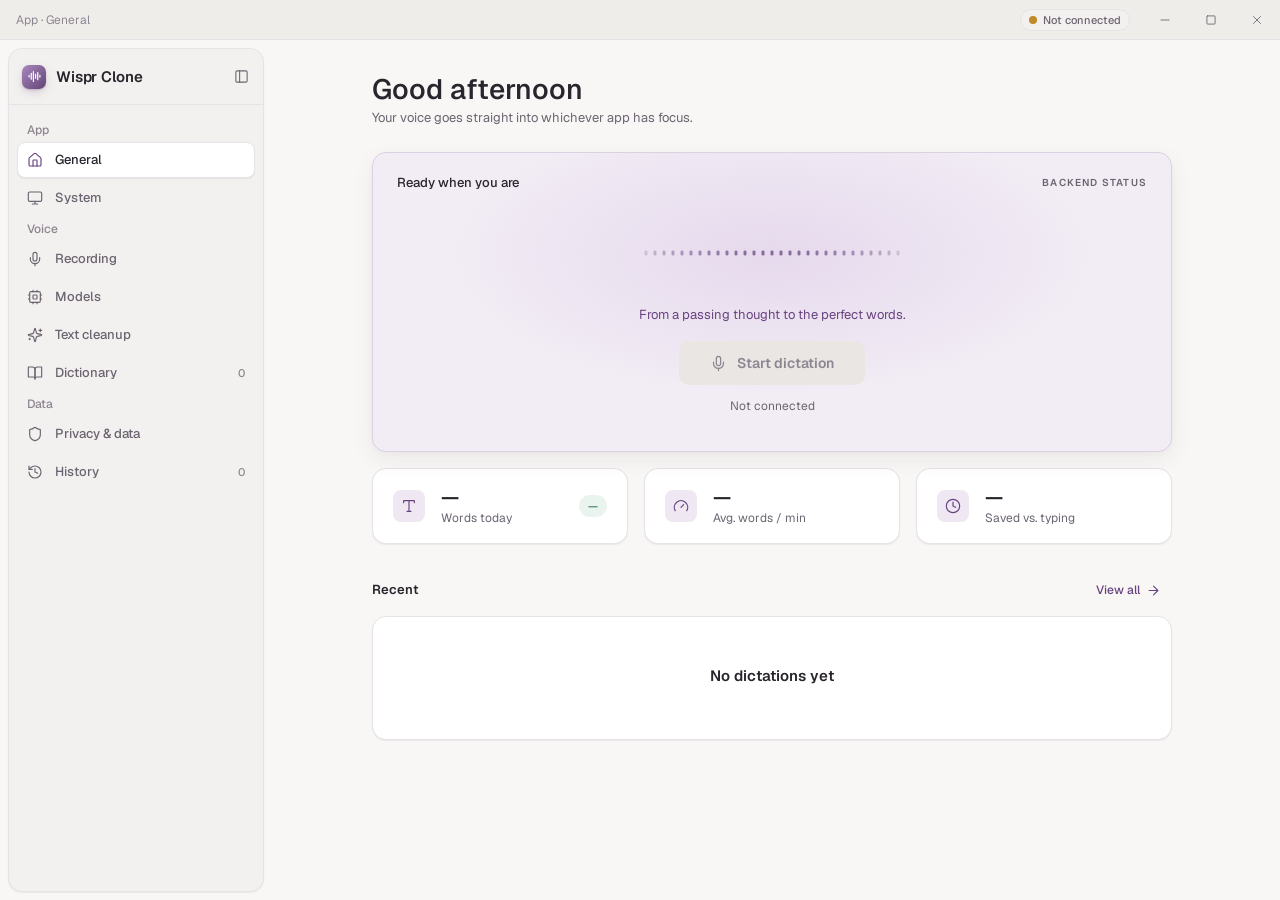
<file: backend_dev/web/index.html>
<!doctype html>
<html lang="en" data-theme="light">
<head>
<meta charset="utf-8">
<meta name="viewport" content="width=device-width, initial-scale=1">
<title>Wispr Clone</title>

<meta http-equiv="Content-Security-Policy" content="default-src 'self'; script-src 'self'; style-src 'self'; font-src 'self'; img-src 'self' data:; connect-src 'none'; object-src 'none'; base-uri 'none'; form-action 'none'">
<link rel="stylesheet" href="styles.css">
</head>
<body>

<!-- Icon sprite (Lucide-style strokes, 24px grid) -->
<svg width="0" height="0" class="inline-style-1" aria-hidden="true">
  <symbol id="i-mic" viewBox="0 0 24 24"><path d="M12 2a3 3 0 0 0-3 3v7a3 3 0 0 0 6 0V5a3 3 0 0 0-3-3Z"/><path d="M19 10v2a7 7 0 0 1-14 0v-2"/><path d="M12 19v3"/></symbol>
  <symbol id="i-wave" viewBox="0 0 24 24"><path d="M2 10v3M6 6v11M10 3v18M14 8v7M18 5v13M22 10v3"/></symbol>
  <symbol id="i-history" viewBox="0 0 24 24"><path d="M3 12a9 9 0 1 0 9-9 9.75 9.75 0 0 0-6.74 2.74L3 8"/><path d="M3 3v5h5"/><path d="M12 7v5l4 2"/></symbol>
  <symbol id="i-book" viewBox="0 0 24 24"><path d="M2 3h6a4 4 0 0 1 4 4v14a3 3 0 0 0-3-3H2z"/><path d="M22 3h-6a4 4 0 0 0-4 4v14a3 3 0 0 1 3-3h7z"/></symbol>
  <symbol id="i-cpu" viewBox="0 0 24 24"><rect x="4" y="4" width="16" height="16" rx="2"/><rect x="9" y="9" width="6" height="6" rx="1"/><path d="M15 2v2M15 20v2M2 15h2M2 9h2M20 15h2M20 9h2M9 2v2M9 20v2"/></symbol>
  <symbol id="i-sparkles" viewBox="0 0 24 24"><path d="M9.94 15.5A2 2 0 0 0 8.5 14.06l-6.14-1.58a.5.5 0 0 1 0-.96L8.5 9.94A2 2 0 0 0 9.94 8.5l1.58-6.14a.5.5 0 0 1 .96 0l1.58 6.14a2 2 0 0 0 1.44 1.44l6.14 1.58a.5.5 0 0 1 0 .96l-6.14 1.58a2 2 0 0 0-1.44 1.44l-1.58 6.14a.5.5 0 0 1-.96 0z"/><path d="M20 3v4M22 5h-4M4 17v2M5 18H3"/></symbol>
  <symbol id="i-shield" viewBox="0 0 24 24"><path d="M20 13c0 5-3.5 7.5-7.66 8.95a1 1 0 0 1-.67-.01C7.5 20.5 4 18 4 13V6a1 1 0 0 1 1-1c2 0 4.5-1.2 6.24-2.72a1.17 1.17 0 0 1 1.52 0C14.51 3.81 17 5 19 5a1 1 0 0 1 1 1z"/></symbol>
  <symbol id="i-sun" viewBox="0 0 24 24"><circle cx="12" cy="12" r="4"/><path d="M12 2v2M12 20v2M4.93 4.93l1.41 1.41M17.66 17.66l1.41 1.41M2 12h2M20 12h2M6.34 17.66l-1.41 1.41M19.07 4.93l-1.41 1.41"/></symbol>
  <symbol id="i-moon" viewBox="0 0 24 24"><path d="M12 3a6 6 0 0 0 9 9 9 9 0 1 1-9-9Z"/></symbol>
  <symbol id="i-house" viewBox="0 0 24 24"><path d="M15 21v-8a1 1 0 0 0-1-1h-4a1 1 0 0 0-1 1v8"/><path d="M3 10a2 2 0 0 1 .709-1.528l7-5.999a2 2 0 0 1 2.582 0l7 5.999A2 2 0 0 1 21 10v9a2 2 0 0 1-2 2H5a2 2 0 0 1-2-2z"/></symbol>
  <symbol id="i-panel" viewBox="0 0 24 24"><rect x="3" y="3" width="18" height="18" rx="2"/><path d="M9 3v18"/></symbol>
  <symbol id="i-monitor" viewBox="0 0 24 24"><rect x="2" y="3" width="20" height="14" rx="2"/><path d="M8 21h8M12 17v4"/></symbol>
  <symbol id="i-copy" viewBox="0 0 24 24"><rect x="8" y="8" width="14" height="14" rx="2"/><path d="M4 16c-1.1 0-2-.9-2-2V4c0-1.1.9-2 2-2h10c1.1 0 2 .9 2 2"/></symbol>
  <symbol id="i-trash" viewBox="0 0 24 24"><path d="M3 6h18M19 6v14c0 1-1 2-2 2H7c-1 0-2-1-2-2V6M8 6V4c0-1 1-2 2-2h4c1 0 2 1 2 2v2"/></symbol>
  <symbol id="i-check" viewBox="0 0 24 24"><path d="M20 6 9 17l-5-5"/></symbol>
  <symbol id="i-check-circle" viewBox="0 0 24 24"><circle cx="12" cy="12" r="10"/><path d="m9 12 2 2 4-4"/></symbol>
  <symbol id="i-alert" viewBox="0 0 24 24"><path d="m21.73 18-8-14a2 2 0 0 0-3.48 0l-8 14A2 2 0 0 0 4 21h16a2 2 0 0 0 1.73-3"/><path d="M12 9v4M12 17h.01"/></symbol>
  <symbol id="i-info" viewBox="0 0 24 24"><circle cx="12" cy="12" r="10"/><path d="M12 16v-4M12 8h.01"/></symbol>
  <symbol id="i-plus" viewBox="0 0 24 24"><path d="M5 12h14M12 5v14"/></symbol>
  <symbol id="i-search" viewBox="0 0 24 24"><circle cx="11" cy="11" r="8"/><path d="m21 21-4.3-4.3"/></symbol>
  <symbol id="i-download" viewBox="0 0 24 24"><path d="M21 15v4a2 2 0 0 1-2 2H5a2 2 0 0 1-2-2v-4"/><path d="m7 10 5 5 5-5M12 15V3"/></symbol>
  <symbol id="i-upload" viewBox="0 0 24 24"><path d="M21 15v4a2 2 0 0 1-2 2H5a2 2 0 0 1-2-2v-4"/><path d="m17 8-5-5-5 5M12 3v12"/></symbol>
  <symbol id="i-stop" viewBox="0 0 24 24"><rect x="6" y="6" width="12" height="12" rx="2.5" fill="currentColor" stroke="none"/></symbol>
  <symbol id="i-chevron" viewBox="0 0 24 24"><path d="m6 9 6 6 6-6"/></symbol>
  <symbol id="i-x" viewBox="0 0 24 24"><path d="M18 6 6 18M6 6l12 12"/></symbol>
  <symbol id="i-minus" viewBox="0 0 24 24"><path d="M5 12h14"/></symbol>
  <symbol id="i-square" viewBox="0 0 24 24"><rect x="5" y="5" width="14" height="14" rx="1"/></symbol>
  <symbol id="i-type" viewBox="0 0 24 24"><path d="M4 7V4h16v3M9 20h6M12 4v16"/></symbol>
  <symbol id="i-gauge" viewBox="0 0 24 24"><path d="m12 14 4-4"/><path d="M3.34 19a10 10 0 1 1 17.32 0"/></symbol>
  <symbol id="i-clock" viewBox="0 0 24 24"><circle cx="12" cy="12" r="10"/><path d="M12 6v6l4 2"/></symbol>
  <symbol id="i-pencil" viewBox="0 0 24 24"><path d="M21.17 6.81a1 1 0 0 0-3.99-3.99L3.84 16.17a2 2 0 0 0-.5.83l-1.32 4.35a.5.5 0 0 0 .62.62l4.35-1.32a2 2 0 0 0 .83-.5z"/></symbol>
  <symbol id="i-arrow" viewBox="0 0 24 24"><path d="M5 12h14M12 5l7 7-7 7"/></symbol>
</svg>

<div class="window">
  <!-- Title bar (desktop chrome) -->
  <header class="titlebar">
    <span class="crumb" id="crumb">App · General</span>
    <span class="spacer"></span>
    <span class="badge" id="title-status"><span class="status-dot success"></span>Ready</span>
    <div class="win-ctrl" aria-label="Window controls">
      <button aria-label="Minimize" data-window="window_minimize"><svg class="i"><use href="#i-minus"/></svg></button>
      <button aria-label="Maximize" data-window="window_toggle_maximize"><svg class="i"><use href="#i-square"/></svg></button>
      <button class="close" aria-label="Close" data-window="window_close"><svg class="i"><use href="#i-x"/></svg></button>
    </div>
  </header>

  <div class="shell" id="shell">
    <!-- Sidebar: floating card; collapses to an icon strip (reopen with the logo or Ctrl+B) -->
    <nav class="column" id="sidebar" aria-label="Main">
      <div class="side-card">
        <div class="side-head">
          <button class="side-logo" id="side-logo" aria-label="Wispr Clone"><span class="brand-mark"><svg class="i"><use href="#i-wave"/></svg></span><span class="logo-text">Wispr Clone</span></button>
          <button class="btn btn-ghost btn-icon btn-sm sidebar-toggle" id="sidebar-toggle" aria-controls="sidebar" aria-expanded="true" aria-label="Collapse sidebar" title="Collapse sidebar (Ctrl+B)"><svg class="i"><use href="#i-panel"/></svg></button>
        </div>
        <div class="side-scroll">
          <div class="nav-group">
            <div class="nav-label"><span>App</span></div>
            <button class="nav-item" data-page="home"><svg class="i"><use href="#i-house"/></svg><span class="nav-text">General</span></button>
            <button class="nav-item" data-page="general"><svg class="i"><use href="#i-monitor"/></svg><span class="nav-text">System</span></button>
          </div>
          <div class="nav-group">
            <div class="nav-label"><span>Voice</span></div>
            <button class="nav-item" data-page="recording"><svg class="i"><use href="#i-mic"/></svg><span class="nav-text">Recording</span></button>
            <button class="nav-item" data-page="models"><svg class="i"><use href="#i-cpu"/></svg><span class="nav-text">Models</span><span class="status-dot" hidden></span></button>
            <button class="nav-item" data-page="cleanup"><svg class="i"><use href="#i-sparkles"/></svg><span class="nav-text">Text cleanup</span></button>
            <button class="nav-item" data-page="dictionary"><svg class="i"><use href="#i-book"/></svg><span class="nav-text">Dictionary</span><span class="count" id="dict-count">0</span></button>
          </div>
          <div class="nav-group">
            <div class="nav-label"><span>Data</span></div>
            <button class="nav-item" data-page="privacy"><svg class="i"><use href="#i-shield"/></svg><span class="nav-text">Privacy &amp; data</span></button>
            <button class="nav-item" data-page="history"><svg class="i"><use href="#i-history"/></svg><span class="nav-text">History</span><span class="status-dot warning" title="Cleanup needs attention" hidden></span><span class="count" id="hist-nav-count">0</span></button>
          </div>
        </div>
      </div>
    </nav>

    <main class="main" id="main">

      <!-- ============ GENERAL (page id: home) ============ -->
      <section class="page" id="page-home" data-title="App · General">
        <div class="greeting">
          <div>
            <h1 id="greet">Good afternoon</h1>
            <p>Your voice goes straight into whichever app has focus.</p>
          </div>
        </div>

        <div class="dictate" id="dictate" data-state="idle">
          <div class="dictate-top">
            <span class="dictate-status" id="dictate-status"><svg class="i"><use href="#i-wave"/></svg>Ready when you are</span>
            <span class="eyebrow" id="dictate-eyebrow">Try it out</span>
          </div>
          <canvas class="wave" id="wave" aria-hidden="true"></canvas>
          <p class="dictate-caption" id="dictate-caption">From a passing thought to the perfect words.</p>
          <button class="btn btn-primary btn-record" id="rec-btn"><svg class="i"><use href="#i-mic"/></svg><span>Start dictation</span></button>
          <div class="dictate-hint" id="dictate-hint">Backend hotkey controls dictation</div>
          <div class="dictate-recovery" id="dictate-recovery"></div>
          <button class="btn btn-ghost btn-sm dictate-cancel" id="dictate-cancel"><svg class="i"><use href="#i-x"/></svg>Discard <kbd class="inline-style-2">Esc</kbd></button>
        </div>

        <div class="stats">
          <div class="card stat">
            <span class="row-icon"><svg class="i"><use href="#i-type"/></svg></span>
            <div><div class="stat-value" id="stat-words">—</div><div class="stat-label">Words today</div></div>
            <span class="badge success stat-trend">—</span>
          </div>
          <div class="card stat">
            <span class="row-icon"><svg class="i"><use href="#i-gauge"/></svg></span>
            <div><div class="stat-value">—</div><div class="stat-label">Avg. words / min</div></div>
          </div>
          <div class="card stat">
            <span class="row-icon"><svg class="i"><use href="#i-clock"/></svg></span>
            <div><div class="stat-value">—</div><div class="stat-label">Saved vs. typing</div></div>
          </div>
        </div>

        <div class="section">
          <div class="section-head">
            <h3 class="section-title">Recent</h3>
            <button class="btn btn-ghost btn-sm accent" data-goto="history">View all<svg class="i"><use href="#i-arrow"/></svg></button>
          </div>
          <div class="card list" id="recent-list"></div>
        </div>
      </section>

      <!-- ============ HISTORY ============ -->
      <section class="page" id="page-history" data-title="Data · History">
        <div class="page-head">
          <div>
            <h1>History</h1>
            <p>Your last 10 dictations, kept for 24 hours.</p>
          </div>
        </div>
        <div class="toolbar">
          <label class="field"><svg class="i"><use href="#i-search"/></svg><input id="history-search" placeholder="Search transcripts"></label>
          <div class="segmented" role="radiogroup" id="history-filter">
            <button role="radio" aria-checked="true" data-filter="all">All</button>
            <button role="radio" aria-checked="false" data-filter="cleaned">Cleaned</button>
            <button role="radio" aria-checked="false" data-filter="failed">Needs attention</button>
          </div>
        </div>
        <div class="card list" id="history-list"></div>
      </section>

      <!-- ============ SYSTEM (page id: general) ============ -->
      <section class="page" id="page-general" data-title="App · System">
        <div class="page-head"><div><h1>System</h1><p>How Wispr Clone looks and behaves on your desktop.</p></div></div>

        <h3 class="section-title inline-style-3">Appearance</h3>
        <div class="card group">
          <div class="row">
            <div class="row-text"><div class="row-title">Theme</div><div class="row-desc">Match your system or choose a fixed appearance.</div></div>
            <div class="row-control">
              <div class="segmented" role="radiogroup" id="theme-seg">
                <button role="radio" aria-checked="true" data-theme-set="light"><svg class="i"><use href="#i-sun"/></svg>Light</button>
                <button role="radio" aria-checked="false" data-theme-set="dark"><svg class="i"><use href="#i-moon"/></svg>Dark</button>
                <button role="radio" aria-checked="false" data-theme-set="system"><svg class="i"><use href="#i-monitor"/></svg>System</button>
              </div>
            </div>
          </div>
          <div class="row">
            <div class="row-text"><div class="row-title">Floating indicator</div><div class="row-desc">Show the small pill at the bottom of the screen while listening.</div></div>
            <div class="row-control"><button class="switch" role="switch" aria-checked="true" aria-label="Floating indicator" disabled></button></div>
          </div>
        </div>

        <div class="section">
          <h3 class="section-title inline-style-3">Startup &amp; sound</h3>
          <div class="card group">
            <div class="row">
              <div class="row-text"><div class="row-title">Launch at login</div><div class="row-desc" id="autostart-desc">Start quietly in the system tray.</div></div>
              <div class="row-control"><button class="switch" id="autostart-switch" role="switch" aria-checked="false" aria-label="Launch at login" disabled></button></div>
            </div>
            <div class="row">
              <div class="row-text"><div class="row-title">Sound cues</div><div class="row-desc">Play a soft tick when recording starts and stops.</div></div>
              <div class="row-control"><button class="switch" id="sound-switch" role="switch" aria-checked="false" aria-label="Sound cues"></button></div>
            </div>
            <div class="row is-disabled">
              <div class="row-text"><div class="row-title">Auto-update <span class="badge">Coming soon</span></div><div class="row-desc">Not available in this build.</div></div>
              <div class="row-control"><button class="switch" role="switch" aria-checked="false" disabled aria-label="Auto-update"></button></div>
            </div>
          </div>
        </div>
      </section>

      <!-- ============ SETTINGS: RECORDING ============ -->
      <section class="page" id="page-recording" data-title="Voice · Recording">
        <div class="page-head"><div><h1>Recording</h1><p>A natural start. A clean finish. Set up how you speak.</p></div></div>

        <h2 class="group-label">Audio input</h2>
        <div class="card group">
          <div class="row">
            <div class="row-text"><div class="row-title plain">Microphone</div><div class="row-desc">Choose the input used for your dictations.</div></div>
            <div class="row-control">
              <label class="field select"><select aria-label="Microphone" id="mic-select">
                
              </select><svg class="i"><use href="#i-chevron"/></svg></label>
            </div>
          </div>
          <div class="row">
            <div class="row-text"><div class="row-title plain">Make sure you sound clear</div><div class="row-desc">See your microphone's live level. Nothing is recorded or sent.</div></div>
            <div class="row-control"><button class="btn btn-secondary" id="mic-test"><svg class="i"><use href="#i-mic"/></svg>Test microphone</button></div>
          </div>
          <div class="level">
            <div class="level-head"><span>Input level</span><span class="level-state idle" id="level-state">Waiting for a test</span></div>
            <div class="segments" id="level-segments" aria-hidden="true"></div>
          </div>
        </div>

        <h2 class="group-label">How you record</h2>
        <div class="card group">
          <div class="row">
            <div class="row-text"><div class="row-title plain">Recording mode</div><div class="row-desc" id="mode-desc">Toggle: press once to start, again to stop. Hold: talk while held.</div></div>
            <div class="row-control">
              <div class="segmented" role="radiogroup" id="mode-seg">
                <button role="radio" aria-checked="false" data-mode="toggle">Press to toggle</button>
                <button role="radio" aria-checked="false" data-mode="hold">Hold to talk</button>
              </div>
            </div>
          </div>
          <div class="row" id="shortcut-row">
            <div class="row-text"><div class="row-title plain">Dictation shortcut</div><div class="row-desc" id="shortcut-desc" aria-live="polite">Press Change, then the keys you want.</div></div>
            <div class="row-control">
              <kbd id="shortcut-current"></kbd>
              <button class="btn btn-secondary" id="shortcut-change" type="button">Change</button>
            </div>
          </div>
          <div class="row">
            <div class="row-text"><div class="row-title plain">Cancel recording</div><div class="row-desc">Discard the current recording before processing.</div></div>
            <div class="row-control"><kbd>Esc</kbd></div>
          </div>
        </div>
      </section>

      <!-- ============ SETTINGS: MODELS ============ -->
      <section class="page" id="page-models" data-title="Voice · Models">
        <div class="page-head"><div><h1>Models</h1><p>Two small steps between your voice and the right words.</p></div></div>

        <h2 class="group-label">Your voice pipeline</h2>
        <div class="card model-card" data-model="stt">
          <div class="model-head">
            <span class="model-tile"><svg class="i"><use href="#i-mic"/></svg></span>
            <div><div class="model-title">Speech to text</div><div class="model-sub">Turns your voice into a first draft.</div></div>
            <span class="badge success" data-status><span class="status-dot success"></span>Checking</span>
          </div>
          <div class="model-pick">
            <label class="field select"><select aria-label="Speech to text model" data-select>
              
            </select><svg class="i"><use href="#i-chevron"/></svg></label>
            <button class="btn btn-secondary" data-test><svg class="i"><use href="#i-wave"/></svg>Test model</button>
          </div>
          <div class="model-meta"><span data-where>On-device</span><span>·</span><span data-model-id></span><span>·</span><span data-catalog-note></span></div>
          <div class="field-label">OpenRouter API key</div>
          <div class="model-pick">
            <label class="field"><input id="openrouter-key" type="password" autocomplete="off" aria-label="OpenRouter API key"></label>
            <button class="btn btn-secondary" id="save-openrouter-key">Save</button>
            <button class="btn btn-secondary" id="clear-openrouter-key">Clear</button>
          </div>
          <div class="model-meta"><span id="openrouter-key-status">No key saved</span></div>
        </div>
        <div class="card model-card" data-model="cleanup">
          <div class="model-head">
            <span class="model-tile"><svg class="i"><use href="#i-sparkles"/></svg></span>
            <div><div class="model-title">Text cleanup</div><div class="model-sub">Adds punctuation and removes the little hesitations.</div></div>
            <span class="badge success" data-status><span class="status-dot success"></span>Checking</span>
          </div>
          <div class="cleanup-provider">
            <label class="field-label" for="cleanup-provider">Cleanup provider</label>
            <label class="field select"><select id="cleanup-provider" aria-describedby="cleanup-provider-note">
              <option value="lmstudio">LM Studio · on this device</option>
              <option value="nvidia">NVIDIA · API key</option>
            </select><svg class="i"><use href="#i-chevron"/></svg></label>
            <p class="model-help" id="cleanup-provider-note">Cleanup runs on this device.</p>
          </div>
          <div id="cleanup-local-model">
            <div class="model-pick">
              <label class="field select"><select aria-label="Text cleanup model" data-select>
              </select><svg class="i"><use href="#i-chevron"/></svg></label>
              <button class="btn btn-secondary" data-test><svg class="i"><use href="#i-wave"/></svg>Test model</button>
            </div>
          </div>
          <div id="cleanup-nvidia" hidden>
            <label class="field-label" for="nvidia-key">NVIDIA API key</label>
            <div class="model-pick key-pick">
              <label class="field"><input id="nvidia-key" type="password" autocomplete="off" aria-label="NVIDIA API key" aria-describedby="nvidia-key-status"></label>
              <button class="btn btn-secondary" id="save-nvidia-key">Save</button>
              <button class="btn btn-secondary" id="clear-nvidia-key">Clear</button>
            </div>
            <p class="model-help" id="nvidia-key-status">No key saved</p>
            <div class="fallback-head">
              <div><h3 class="field-label" id="fallback-title">Model fallback order</h3><p class="model-help">Try the first model, then the next if it is rate limited or unavailable.</p></div>
              <button class="btn btn-ghost btn-sm" id="refresh-nvidia-models"><svg class="i"><use href="#i-history"/></svg>Refresh models</button>
            </div>
            <ol class="model-fallback-list" id="nvidia-fallback-list" aria-labelledby="fallback-title"></ol>
            <datalist id="nvidia-catalog-options"></datalist>
            <div class="fallback-foot">
              <button class="btn btn-ghost btn-sm" id="add-nvidia-model"><svg class="i"><use href="#i-plus"/></svg>Add model</button>
              <button class="btn btn-secondary btn-sm" id="save-nvidia-models" disabled><svg class="i"><use href="#i-check"/></svg>Save order</button>
            </div>
            <p class="model-help" id="nvidia-fallback-note" aria-live="polite"></p>
            <p class="model-help">Choose models available with your NVIDIA account. Switching models cannot bypass a shared account quota.</p>
          </div>
          <div class="model-meta"><span data-where>On-device</span><span>·</span><span data-model-id></span><span>·</span><span data-catalog-note></span></div>
        </div>
      </section>

      <!-- ============ SETTINGS: CLEANUP ============ -->
      <section class="page" id="page-cleanup" data-title="Voice · Text cleanup">
        <div class="page-head"><div><h1>Text cleanup</h1><p>Your meaning, with a little breathing room.</p></div></div>

        <div class="card group">
          <div class="row">
            <div class="row-text"><div class="row-title plain">Polish after dictation</div><div class="row-desc">Clean up filler words while keeping your natural voice.</div></div>
            <div class="row-control"><button class="switch" role="switch" aria-checked="true" aria-label="Polish after dictation" id="cleanup-switch"></button></div>
          </div>
        </div>

        <div id="cleanup-body">
          <h2 class="group-label">A little guidance</h2>
          <div class="card guidance">
            <label class="field-label" for="instructions">Cleanup instructions</label>
            <textarea class="textarea" id="instructions">Remove filler words and repeated phrases. Fix punctuation and capitalization. Keep my meaning and natural tone. Do not add new information.</textarea>
            <div class="guidance-foot">
              <span id="save-note">Sent to your selected cleanup model with each dictation.</span>
              <button class="btn btn-secondary" id="save-instructions" disabled><svg class="i"><use href="#i-check"/></svg>Save instructions</button>
            </div>
          </div>

          <div class="feature-head">
            <h2>See the difference</h2>
            <button class="btn btn-ghost accent" id="preview-example" disabled aria-label="Illustrative example"><svg class="i"><use href="#i-sparkles"/></svg>Preview example</button>
          </div>
          <div class="difference" id="difference">
            <div class="original"><span class="eyebrow">Original</span><span id="diff-original">“Example: a short spoken phrase with a repeated word.”</span></div>
            <div class="polished"><span class="eyebrow">Example</span><span id="diff-polished">A short spoken phrase, cleaned up.</span></div>
          </div>
        </div>
      </section>

      <!-- ============ SETTINGS: DICTIONARY ============ -->
      <section class="page" id="page-dictionary" data-title="Voice · Dictionary">
        <div class="page-head">
          <div><h1>Dictionary</h1><p>Names, jargon and spellings to correct in every transcript.</p></div>
        </div>
        <div class="toolbar">
          <label class="field"><svg class="i"><use href="#i-search"/></svg><input id="dict-search" placeholder="Search terms"></label>
          <span class="spacer"></span>
          <button class="btn btn-ghost" id="dict-import"><svg class="i"><use href="#i-upload"/></svg>Import</button>
          <button class="btn btn-ghost" id="dict-export"><svg class="i"><use href="#i-download"/></svg>Export</button>
          <button class="btn btn-primary" id="add-term"><svg class="i"><use href="#i-plus"/></svg>Add term</button>
        </div>
        <div class="card inline-style-4">
          <table class="table">
            <thead><tr><th>Preferred spelling</th><th>Also heard as</th><th>Added</th><th></th></tr></thead>
            <tbody id="dict-body"></tbody>
          </table>
          <div class="empty" id="dict-empty" hidden>
            <div class="row-icon"><svg class="i i-lg"><use href="#i-search"/></svg></div>
            <h3>No matching terms</h3>
            <p class="muted">Try a different spelling, or add it as a new term.</p>
          </div>
        </div>
      </section>

      <!-- ============ SETTINGS: PRIVACY ============ -->
      <section class="page" id="page-privacy" data-title="Data · Privacy & data">
        <div class="page-head"><div><h1>Privacy &amp; data</h1><p>Your audio is sent to OpenRouter and transcribed by the speech model chosen in Models (by default Whisper Large v3 Turbo on DeepInfra; other models use only providers that don’t collect data). History is saved on this PC. When NVIDIA cleanup is selected, transcript text, cleanup instructions, and dictionary spellings are also sent to NVIDIA.</p></div></div>

        <div class="callout info inline-style-5">
          <svg class="i"><use href="#i-info"/></svg>
          <div><strong>Cloud processing</strong>Audio is sent to OpenRouter for transcription. NVIDIA cleanup also sends transcript text, cleanup instructions, and dictionary spellings to NVIDIA; LM Studio cleanup runs on this device. Recordings remain available locally for retry.</div>
        </div>

        <div class="card group">
          <div class="row">
            <div class="row-text"><div class="row-title">Keep history</div><div class="row-desc">Save transcripts so you can copy or retry them later.</div></div>
            <div class="row-control"><button class="switch" role="switch" aria-checked="true" aria-label="Keep history" disabled></button></div>
          </div>
          <div class="row">
            <div class="row-text"><div class="row-title">Delete after</div><div class="row-desc">Older transcripts are removed automatically.</div></div>
            <div class="row-control"><label class="field select inline-style-6"><select aria-label="Retention" disabled><option selected>Configured by retention policy</option></select><svg class="i"><use href="#i-chevron"/></svg></label></div>
          </div>
        </div>

        <div class="section">
          <h3 class="section-title inline-style-3">Danger zone</h3>
          <div class="card group inline-style-7">
            <div class="row">
              <div class="row-text"><div class="row-title">Delete all history</div><div class="row-desc">Permanently removes <span id="hist-count">0</span> transcripts. This can't be undone.</div></div>
              <div class="row-control"><button class="btn btn-ghost danger" id="delete-all"><svg class="i"><use href="#i-trash"/></svg>Delete all…</button></div>
            </div>
          </div>
        </div>
      </section>

    </main>
  </div>
</div>


<!-- Modals -->
<div class="backdrop" id="delete-modal" role="dialog" aria-modal="true" aria-labelledby="del-title">
  <div class="modal">
    <div class="modal-body">
      <div class="modal-icon danger"><svg class="i i-lg"><use href="#i-trash"/></svg></div>
      <h3 id="del-title">Delete all history?</h3>
      <p>All transcripts on this computer will be permanently removed. Your dictionary and settings are kept.</p>
    </div>
    <div class="modal-foot">
      <button class="btn btn-ghost" data-close>Cancel</button>
      <button class="btn btn-danger" id="confirm-delete"><svg class="i"><use href="#i-trash"/></svg>Delete history</button>
    </div>
  </div>
</div>

<div class="backdrop" id="term-modal" role="dialog" aria-modal="true" aria-labelledby="term-title">
  <div class="modal">
    <div class="modal-body">
      <div class="modal-icon accent"><svg class="i i-lg"><use href="#i-book"/></svg></div>
      <h3 id="term-title">Add dictionary term</h3>
      <p>We'll replace what's heard as these words with this spelling.</p>
      <div class="stack">
        <div><label class="field-label" for="term-input">Preferred spelling</label><label class="field"><input id="term-input" placeholder="e.g. Kubernetes"></label></div>
        <div><label class="field-label" for="alias-input">Also heard as <span class="faint inline-style-27">— optional, comma separated</span></label><label class="field"><input id="alias-input" placeholder="alternate spelling, pronunciation"></label></div>
      </div>
    </div>
    <div class="modal-foot">
      <button class="btn btn-ghost" data-close>Cancel</button>
      <button class="btn btn-primary" id="save-term" disabled>Save term</button>
    </div>
  </div>
</div>


<div class="toasts" id="toasts" aria-live="polite"></div>

<script type="module" src="app.js"></script>
</body>
</html>
</file>
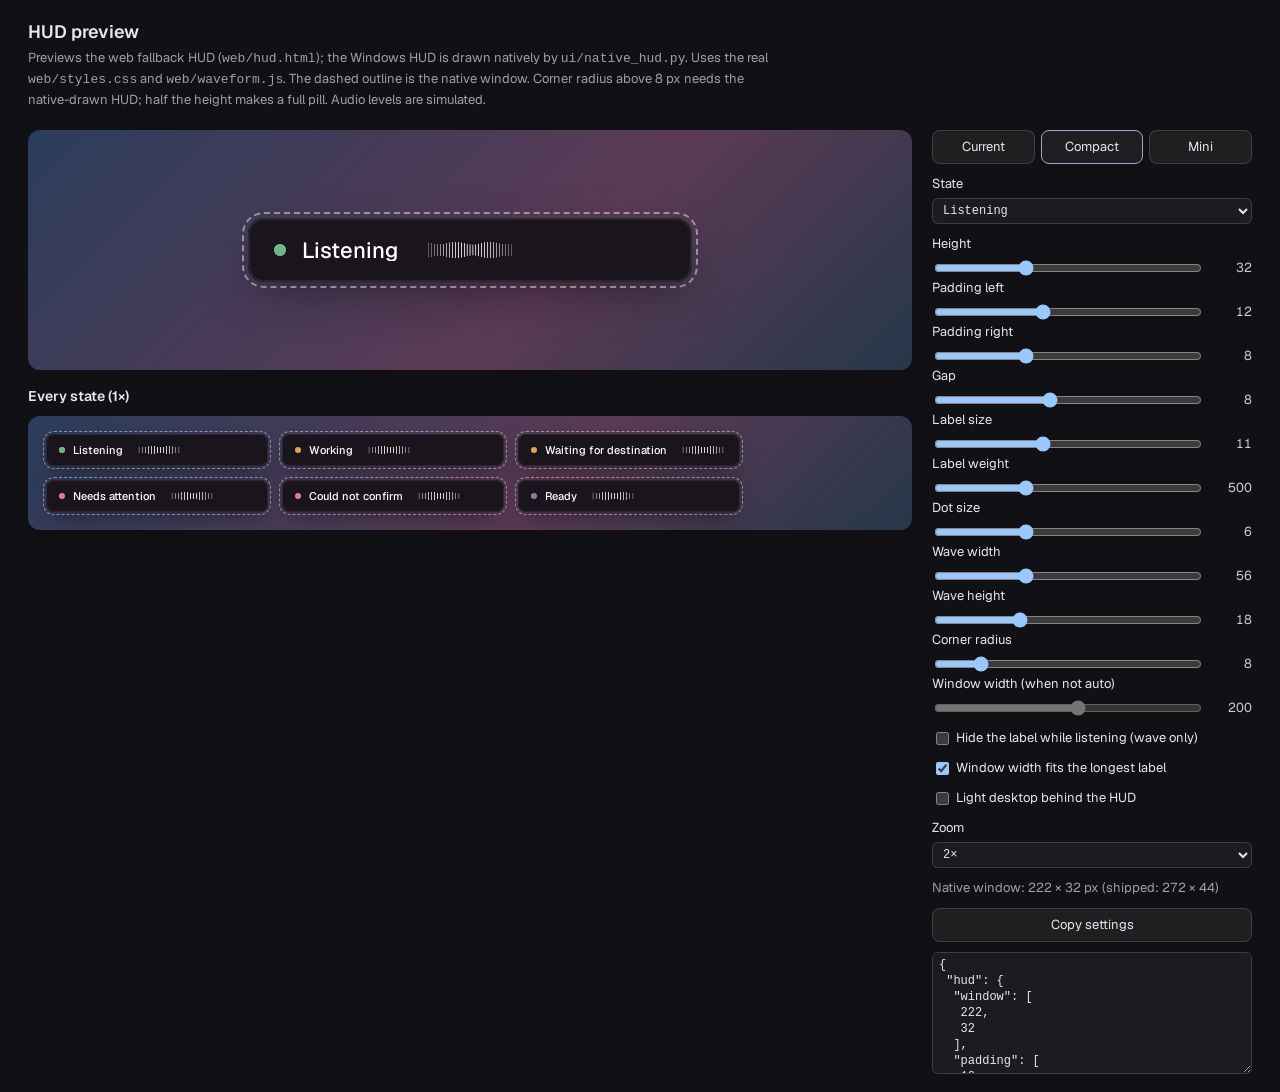
<file: backend_dev/design/hud-preview.html>
<!doctype html>
<html lang="en" data-theme="dark">
<head>
<meta charset="utf-8">
<meta name="viewport" content="width=device-width, initial-scale=1">
<title>HUD preview — Wispr Clone (design tool, not shipped)</title>
<link rel="stylesheet" href="../web/styles.css">
<link rel="stylesheet" href="hud-preview.css">
</head>
<body class="preview-page">
<header class="pv-head">
  <h1>HUD preview</h1>
  <p>Previews the web fallback HUD (<code>web/hud.html</code>); the Windows HUD is drawn natively by <code>ui/native_hud.py</code>. Uses the real <code>web/styles.css</code> and <code>web/waveform.js</code>. The dashed outline is the native window. Corner radius above 8&nbsp;px needs the native-drawn HUD; half the height makes a full pill. Audio levels are simulated.</p>
</header>

<main class="pv-main">
  <div class="pv-left">
  <section class="pv-stage" id="stage" aria-label="HUD at actual size">
    <div class="pv-window" id="main-window"></div>
  </section>
  <section class="pv-all" aria-label="Every state at the chosen size">
    <h2>Every state (1×)</h2>
    <div class="pv-grid" id="all"></div>
  </section>
  </div>

  <aside class="pv-controls" aria-label="HUD settings">
    <div class="pv-presets">
      <button type="button" data-preset="current">Current</button>
      <button type="button" data-preset="compact">Compact</button>
      <button type="button" data-preset="mini">Mini</button>
    </div>
    <label>State
      <select id="status">
        <option value="recording">Listening</option>
        <option value="processing">Working</option>
        <option value="awaiting_destination">Waiting for destination</option>
        <option value="awaiting_cleanup_choice">Needs attention</option>
        <option value="error">Could not confirm</option>
        <option value="idle">Ready</option>
      </select>
    </label>
    <div id="sliders"></div>
    <label class="pv-check"><input type="checkbox" id="hideListeningLabel"> Hide the label while listening (wave only)</label>
    <label class="pv-check"><input type="checkbox" id="autoWidth" checked> Window width fits the longest label</label>
    <label class="pv-check"><input type="checkbox" id="lightDesk"> Light desktop behind the HUD</label>
    <label>Zoom
      <select id="zoom"><option value="1">1×</option><option value="2" selected>2×</option><option value="3">3×</option></select>
    </label>
    <p class="pv-size" id="size"></p>
    <button type="button" id="copy" class="pv-copy">Copy settings</button>
    <textarea id="out" readonly rows="7" aria-label="Settings to send back"></textarea>
  </aside>
</main>

<script type="module" src="hud-preview.js"></script>
</body>
</html>
</file>
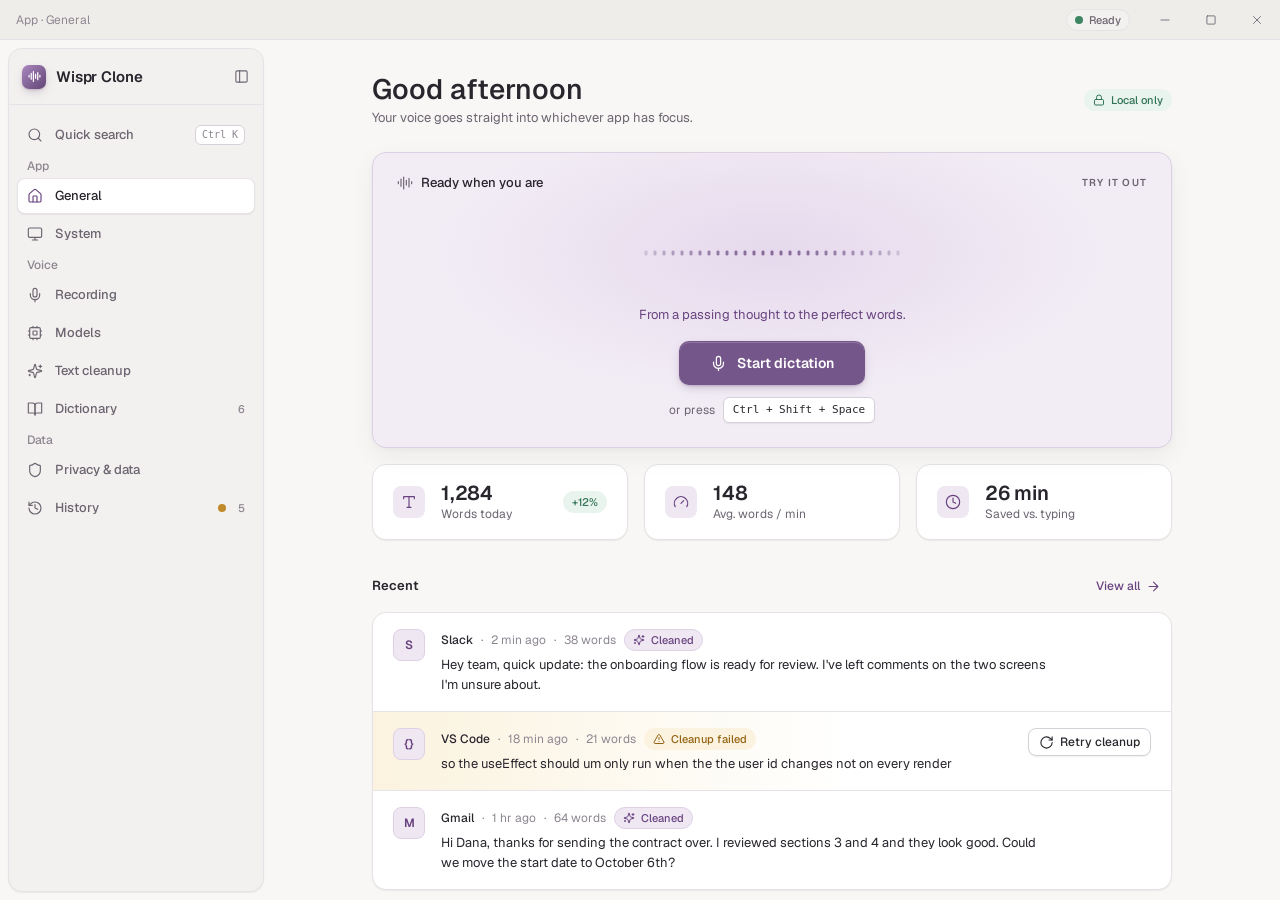
<file: ui_development/code/index_final.html>
<!doctype html>
<html lang="en" data-theme="light">
<head>
<meta charset="utf-8">
<meta name="viewport" content="width=device-width, initial-scale=1">
<title>Wispr Clone — UI demo</title>
<script>
  /* Resolve theme before first paint to avoid a light→dark flash */
  (function () {
    var p = new URLSearchParams(location.search).get('theme') || localStorage.getItem('wc-theme') || 'light';
    if (p === 'system') p = matchMedia('(prefers-color-scheme: dark)').matches ? 'dark' : 'light';
    document.documentElement.dataset.theme = p;
    if (localStorage.getItem('wc-sidebar') === 'collapsed') document.documentElement.dataset.sidebar = 'collapsed';
  })();
</script>
<link rel="stylesheet" href="styles_final.css">
</head>
<body>

<!-- Icon sprite (Lucide-style strokes, 24px grid) -->
<svg width="0" height="0" style="position:absolute" aria-hidden="true">
  <symbol id="i-mic" viewBox="0 0 24 24"><path d="M12 2a3 3 0 0 0-3 3v7a3 3 0 0 0 6 0V5a3 3 0 0 0-3-3Z"/><path d="M19 10v2a7 7 0 0 1-14 0v-2"/><path d="M12 19v3"/></symbol>
  <symbol id="i-wave" viewBox="0 0 24 24"><path d="M2 10v3M6 6v11M10 3v18M14 8v7M18 5v13M22 10v3"/></symbol>
  <symbol id="i-history" viewBox="0 0 24 24"><path d="M3 12a9 9 0 1 0 9-9 9.75 9.75 0 0 0-6.74 2.74L3 8"/><path d="M3 3v5h5"/><path d="M12 7v5l4 2"/></symbol>
  <symbol id="i-settings" viewBox="0 0 24 24"><path d="M12.22 2h-.44a2 2 0 0 0-2 2v.18a2 2 0 0 1-1 1.73l-.43.25a2 2 0 0 1-2 0l-.15-.08a2 2 0 0 0-2.73.73l-.22.38a2 2 0 0 0 .73 2.73l.15.1a2 2 0 0 1 1 1.72v.51a2 2 0 0 1-1 1.74l-.15.09a2 2 0 0 0-.73 2.73l.22.38a2 2 0 0 0 2.73.73l.15-.08a2 2 0 0 1 2 0l.43.25a2 2 0 0 1 1 1.73V20a2 2 0 0 0 2 2h.44a2 2 0 0 0 2-2v-.18a2 2 0 0 1 1-1.73l.43-.25a2 2 0 0 1 2 0l.15.08a2 2 0 0 0 2.73-.73l.22-.39a2 2 0 0 0-.73-2.73l-.15-.08a2 2 0 0 1-1-1.74v-.5a2 2 0 0 1 1-1.74l.15-.09a2 2 0 0 0 .73-2.73l-.22-.38a2 2 0 0 0-2.73-.73l-.15.08a2 2 0 0 1-2 0l-.43-.25a2 2 0 0 1-1-1.73V4a2 2 0 0 0-2-2z"/><circle cx="12" cy="12" r="3"/></symbol>
  <symbol id="i-book" viewBox="0 0 24 24"><path d="M2 3h6a4 4 0 0 1 4 4v14a3 3 0 0 0-3-3H2z"/><path d="M22 3h-6a4 4 0 0 0-4 4v14a3 3 0 0 1 3-3h7z"/></symbol>
  <symbol id="i-cpu" viewBox="0 0 24 24"><rect x="4" y="4" width="16" height="16" rx="2"/><rect x="9" y="9" width="6" height="6" rx="1"/><path d="M15 2v2M15 20v2M2 15h2M2 9h2M20 15h2M20 9h2M9 2v2M9 20v2"/></symbol>
  <symbol id="i-sparkles" viewBox="0 0 24 24"><path d="M9.94 15.5A2 2 0 0 0 8.5 14.06l-6.14-1.58a.5.5 0 0 1 0-.96L8.5 9.94A2 2 0 0 0 9.94 8.5l1.58-6.14a.5.5 0 0 1 .96 0l1.58 6.14a2 2 0 0 0 1.44 1.44l6.14 1.58a.5.5 0 0 1 0 .96l-6.14 1.58a2 2 0 0 0-1.44 1.44l-1.58 6.14a.5.5 0 0 1-.96 0z"/><path d="M20 3v4M22 5h-4M4 17v2M5 18H3"/></symbol>
  <symbol id="i-shield" viewBox="0 0 24 24"><path d="M20 13c0 5-3.5 7.5-7.66 8.95a1 1 0 0 1-.67-.01C7.5 20.5 4 18 4 13V6a1 1 0 0 1 1-1c2 0 4.5-1.2 6.24-2.72a1.17 1.17 0 0 1 1.52 0C14.51 3.81 17 5 19 5a1 1 0 0 1 1 1z"/></symbol>
  <symbol id="i-contrast" viewBox="0 0 24 24"><circle cx="12" cy="12" r="10"/><path d="M12 18a6 6 0 0 0 0-12v12z"/></symbol>
  <symbol id="i-sun" viewBox="0 0 24 24"><circle cx="12" cy="12" r="4"/><path d="M12 2v2M12 20v2M4.93 4.93l1.41 1.41M17.66 17.66l1.41 1.41M2 12h2M20 12h2M6.34 17.66l-1.41 1.41M19.07 4.93l-1.41 1.41"/></symbol>
  <symbol id="i-moon" viewBox="0 0 24 24"><path d="M12 3a6 6 0 0 0 9 9 9 9 0 1 1-9-9Z"/></symbol>
  <symbol id="i-house" viewBox="0 0 24 24"><path d="M15 21v-8a1 1 0 0 0-1-1h-4a1 1 0 0 0-1 1v8"/><path d="M3 10a2 2 0 0 1 .709-1.528l7-5.999a2 2 0 0 1 2.582 0l7 5.999A2 2 0 0 1 21 10v9a2 2 0 0 1-2 2H5a2 2 0 0 1-2-2z"/></symbol>
  <symbol id="i-panel" viewBox="0 0 24 24"><rect x="3" y="3" width="18" height="18" rx="2"/><path d="M9 3v18"/></symbol>
  <symbol id="i-monitor" viewBox="0 0 24 24"><rect x="2" y="3" width="20" height="14" rx="2"/><path d="M8 21h8M12 17v4"/></symbol>
  <symbol id="i-copy" viewBox="0 0 24 24"><rect x="8" y="8" width="14" height="14" rx="2"/><path d="M4 16c-1.1 0-2-.9-2-2V4c0-1.1.9-2 2-2h10c1.1 0 2 .9 2 2"/></symbol>
  <symbol id="i-refresh" viewBox="0 0 24 24"><path d="M21 12a9 9 0 1 1-9-9c2.52 0 4.93 1 6.74 2.74L21 8"/><path d="M21 3v5h-5"/></symbol>
  <symbol id="i-trash" viewBox="0 0 24 24"><path d="M3 6h18M19 6v14c0 1-1 2-2 2H7c-1 0-2-1-2-2V6M8 6V4c0-1 1-2 2-2h4c1 0 2 1 2 2v2"/></symbol>
  <symbol id="i-check" viewBox="0 0 24 24"><path d="M20 6 9 17l-5-5"/></symbol>
  <symbol id="i-check-circle" viewBox="0 0 24 24"><circle cx="12" cy="12" r="10"/><path d="m9 12 2 2 4-4"/></symbol>
  <symbol id="i-alert" viewBox="0 0 24 24"><path d="m21.73 18-8-14a2 2 0 0 0-3.48 0l-8 14A2 2 0 0 0 4 21h16a2 2 0 0 0 1.73-3"/><path d="M12 9v4M12 17h.01"/></symbol>
  <symbol id="i-error" viewBox="0 0 24 24"><circle cx="12" cy="12" r="10"/><path d="M12 8v4M12 16h.01"/></symbol>
  <symbol id="i-info" viewBox="0 0 24 24"><circle cx="12" cy="12" r="10"/><path d="M12 16v-4M12 8h.01"/></symbol>
  <symbol id="i-plus" viewBox="0 0 24 24"><path d="M5 12h14M12 5v14"/></symbol>
  <symbol id="i-search" viewBox="0 0 24 24"><circle cx="11" cy="11" r="8"/><path d="m21 21-4.3-4.3"/></symbol>
  <symbol id="i-keyboard" viewBox="0 0 24 24"><rect x="2" y="4" width="20" height="16" rx="2"/><path d="M6 8h.01M10 8h.01M14 8h.01M18 8h.01M8 12h.01M12 12h.01M16 12h.01M7 16h10"/></symbol>
  <symbol id="i-download" viewBox="0 0 24 24"><path d="M21 15v4a2 2 0 0 1-2 2H5a2 2 0 0 1-2-2v-4"/><path d="m7 10 5 5 5-5M12 15V3"/></symbol>
  <symbol id="i-upload" viewBox="0 0 24 24"><path d="M21 15v4a2 2 0 0 1-2 2H5a2 2 0 0 1-2-2v-4"/><path d="m17 8-5-5-5 5M12 3v12"/></symbol>
  <symbol id="i-stop" viewBox="0 0 24 24"><rect x="6" y="6" width="12" height="12" rx="2.5" fill="currentColor" stroke="none"/></symbol>
  <symbol id="i-chevron" viewBox="0 0 24 24"><path d="m6 9 6 6 6-6"/></symbol>
  <symbol id="i-x" viewBox="0 0 24 24"><path d="M18 6 6 18M6 6l12 12"/></symbol>
  <symbol id="i-minus" viewBox="0 0 24 24"><path d="M5 12h14"/></symbol>
  <symbol id="i-square" viewBox="0 0 24 24"><rect x="5" y="5" width="14" height="14" rx="1"/></symbol>
  <symbol id="i-grid" viewBox="0 0 24 24"><rect x="3" y="3" width="7" height="7" rx="1.5"/><rect x="14" y="3" width="7" height="7" rx="1.5"/><rect x="3" y="14" width="7" height="7" rx="1.5"/><rect x="14" y="14" width="7" height="7" rx="1.5"/></symbol>
  <symbol id="i-type" viewBox="0 0 24 24"><path d="M4 7V4h16v3M9 20h6M12 4v16"/></symbol>
  <symbol id="i-gauge" viewBox="0 0 24 24"><path d="m12 14 4-4"/><path d="M3.34 19a10 10 0 1 1 17.32 0"/></symbol>
  <symbol id="i-clock" viewBox="0 0 24 24"><circle cx="12" cy="12" r="10"/><path d="M12 6v6l4 2"/></symbol>
  <symbol id="i-lock" viewBox="0 0 24 24"><rect x="3" y="11" width="18" height="11" rx="2"/><path d="M7 11V7a5 5 0 0 1 10 0v4"/></symbol>
  <symbol id="i-pencil" viewBox="0 0 24 24"><path d="M21.17 6.81a1 1 0 0 0-3.99-3.99L3.84 16.17a2 2 0 0 0-.5.83l-1.32 4.35a.5.5 0 0 0 .62.62l4.35-1.32a2 2 0 0 0 .83-.5z"/></symbol>
  <symbol id="i-play" viewBox="0 0 24 24"><path d="M6 3l14 9-14 9z"/></symbol>
  <symbol id="i-arrow" viewBox="0 0 24 24"><path d="M5 12h14M12 5l7 7-7 7"/></symbol>
  <symbol id="i-plug" viewBox="0 0 24 24"><path d="M12 22v-5M9 8V2M15 8V2M18 8v5a4 4 0 0 1-4 4h-4a4 4 0 0 1-4-4V8Z"/></symbol>
  <symbol id="i-eye" viewBox="0 0 24 24"><path d="M2.06 12.35a1 1 0 0 1 0-.7 10.75 10.75 0 0 1 19.88 0 1 1 0 0 1 0 .7 10.75 10.75 0 0 1-19.88 0"/><circle cx="12" cy="12" r="3"/></symbol>
</svg>

<div class="window">
  <!-- Title bar (desktop chrome) -->
  <header class="titlebar">
    <span class="crumb" id="crumb">App · General</span>
    <span class="spacer"></span>
    <span class="badge" id="title-status"><span class="status-dot success"></span>Ready</span>
    <div class="win-ctrl" aria-label="Window controls">
      <button aria-label="Minimize"><svg class="i"><use href="#i-minus"/></svg></button>
      <button aria-label="Maximize"><svg class="i"><use href="#i-square"/></svg></button>
      <button class="close" aria-label="Close"><svg class="i"><use href="#i-x"/></svg></button>
    </div>
  </header>

  <div class="shell" id="shell">
    <!-- Sidebar: floating card; collapses to an icon strip (click empty space to reopen) -->
    <nav class="column" id="sidebar" aria-label="Main">
      <div class="side-card">
        <div class="side-head">
          <button class="side-logo" id="side-logo" aria-label="Wispr Clone"><span class="brand-mark"><svg class="i"><use href="#i-wave"/></svg></span><span class="logo-text">Wispr Clone</span></button>
          <button class="btn btn-ghost btn-icon btn-sm sidebar-toggle" id="sidebar-toggle" aria-controls="sidebar" aria-expanded="true" aria-label="Collapse sidebar" title="Collapse sidebar (Ctrl+B)"><svg class="i"><use href="#i-panel"/></svg></button>
        </div>
        <div class="side-section">
          <button class="nav-item" id="quick-search" data-tip="Quick search"><svg class="i"><use href="#i-search"/></svg><span class="nav-text">Quick search</span><kbd>Ctrl K</kbd></button>
        </div>
        <div class="side-section side-scroll">
          <div class="nav-group" data-group="App">
            <div class="nav-label"><span>App</span></div>
            <button class="nav-item" data-page="home" data-tip="General"><svg class="i"><use href="#i-house"/></svg><span class="nav-text">General</span></button>
            <button class="nav-item" data-page="general" data-tip="System"><svg class="i"><use href="#i-monitor"/></svg><span class="nav-text">System</span></button>
          </div>
          <div class="nav-group" data-group="Voice">
            <div class="nav-label"><span>Voice</span></div>
            <button class="nav-item" data-page="recording" data-tip="Recording"><svg class="i"><use href="#i-mic"/></svg><span class="nav-text">Recording</span></button>
            <button class="nav-item" data-page="models" data-tip="Models"><svg class="i"><use href="#i-cpu"/></svg><span class="nav-text">Models</span><span class="status-dot" hidden></span></button>
            <button class="nav-item" data-page="cleanup" data-tip="Text cleanup"><svg class="i"><use href="#i-sparkles"/></svg><span class="nav-text">Text cleanup</span></button>
            <button class="nav-item" data-page="dictionary" data-tip="Dictionary"><svg class="i"><use href="#i-book"/></svg><span class="nav-text">Dictionary</span><span class="count" id="dict-count">6</span></button>
          </div>
          <div class="nav-group" data-group="Data">
            <div class="nav-label"><span>Data</span></div>
            <button class="nav-item" data-page="privacy" data-tip="Privacy &amp; data"><svg class="i"><use href="#i-shield"/></svg><span class="nav-text">Privacy &amp; data</span></button>
            <button class="nav-item" data-page="history" data-tip="History"><svg class="i"><use href="#i-history"/></svg><span class="nav-text">History</span><span class="status-dot warning" title="1 cleanup needs attention"></span><span class="count" id="hist-nav-count">5</span></button>
          </div>
        </div>
      </div>
    </nav>

    <main class="main" id="main">

      <!-- ============ HOME / DICTATE ============ -->
      <section class="page" id="page-home" data-title="App · General">
        <div class="greeting">
          <div>
            <h1 id="greet">Good afternoon</h1>
            <p>Your voice goes straight into whichever app has focus.</p>
          </div>
          <span class="badge success"><svg class="i"><use href="#i-lock"/></svg>Local only</span>
        </div>

        <div class="dictate" id="dictate" data-state="idle">
          <div class="dictate-top">
            <span class="dictate-status" id="dictate-status"><svg class="i"><use href="#i-wave"/></svg>Ready when you are</span>
            <span class="eyebrow" id="dictate-eyebrow">Try it out</span>
          </div>
          <canvas class="wave" id="wave" aria-hidden="true"></canvas>
          <p class="dictate-caption" id="dictate-caption">From a passing thought to the perfect words.</p>
          <button class="btn btn-primary btn-record" id="rec-btn"><svg class="i"><use href="#i-mic"/></svg><span>Start dictation</span></button>
          <div class="dictate-hint" id="dictate-hint">or press <kbd class="shortcut-label">Ctrl + Shift + Space</kbd></div>
          <button class="btn btn-ghost btn-sm dictate-cancel" id="dictate-cancel"><svg class="i"><use href="#i-x"/></svg>Discard <kbd style="height:20px;min-width:0;padding:0 5px;font-size:10px">Esc</kbd></button>
        </div>

        <div class="stats">
          <div class="card stat">
            <span class="row-icon"><svg class="i"><use href="#i-type"/></svg></span>
            <div><div class="stat-value" id="stat-words">1,284</div><div class="stat-label">Words today</div></div>
            <span class="badge success stat-trend">+12%</span>
          </div>
          <div class="card stat">
            <span class="row-icon"><svg class="i"><use href="#i-gauge"/></svg></span>
            <div><div class="stat-value">148</div><div class="stat-label">Avg. words / min</div></div>
          </div>
          <div class="card stat">
            <span class="row-icon"><svg class="i"><use href="#i-clock"/></svg></span>
            <div><div class="stat-value">26 min</div><div class="stat-label">Saved vs. typing</div></div>
          </div>
        </div>

        <div class="section">
          <div class="section-head">
            <h3 class="section-title">Recent</h3>
            <button class="btn btn-ghost btn-sm accent" data-goto="history">View all<svg class="i"><use href="#i-arrow"/></svg></button>
          </div>
          <div class="card list" id="recent-list"></div>
        </div>
      </section>

      <!-- ============ HISTORY ============ -->
      <section class="page" id="page-history" data-title="Data · History">
        <div class="page-head">
          <div>
            <h1>History</h1>
            <p>Original and cleaned transcripts. Stored locally for 30 days.</p>
          </div>
        </div>
        <div class="toolbar">
          <label class="field"><svg class="i"><use href="#i-search"/></svg><input id="history-search" placeholder="Search transcripts"></label>
          <div class="segmented" role="radiogroup" id="history-filter">
            <button role="radio" aria-checked="true" data-filter="all">All</button>
            <button role="radio" aria-checked="false" data-filter="cleaned">Cleaned</button>
            <button role="radio" aria-checked="false" data-filter="failed">Needs attention</button>
          </div>
        </div>
        <div class="card list" id="history-list"></div>
      </section>

      <!-- ============ SETTINGS: GENERAL ============ -->
      <section class="page" id="page-general" data-title="App · System">
        <div class="page-head"><div><h1>System</h1><p>How Wispr Clone looks and behaves on your desktop.</p></div></div>

        <h3 class="section-title" style="margin-bottom:var(--s-3)">Appearance</h3>
        <div class="card group">
          <div class="row">
            <div class="row-text"><div class="row-title">Theme</div><div class="row-desc">Match your system or choose a fixed appearance.</div></div>
            <div class="row-control">
              <div class="segmented" role="radiogroup" id="theme-seg">
                <button role="radio" aria-checked="true" data-theme-set="light"><svg class="i"><use href="#i-sun"/></svg>Light</button>
                <button role="radio" aria-checked="false" data-theme-set="dark"><svg class="i"><use href="#i-moon"/></svg>Dark</button>
                <button role="radio" aria-checked="false" data-theme-set="system"><svg class="i"><use href="#i-monitor"/></svg>System</button>
              </div>
            </div>
          </div>
          <div class="row">
            <div class="row-text"><div class="row-title">Floating indicator</div><div class="row-desc">Show the small pill at the bottom of the screen while listening.</div></div>
            <div class="row-control"><button class="switch" role="switch" aria-checked="true" aria-label="Floating indicator"></button></div>
          </div>
        </div>

        <div class="section">
          <h3 class="section-title" style="margin-bottom:var(--s-3)">Startup &amp; sound</h3>
          <div class="card group">
            <div class="row">
              <div class="row-text"><div class="row-title">Launch at login</div><div class="row-desc">Start quietly in the system tray.</div></div>
              <div class="row-control"><button class="switch" role="switch" aria-checked="true" aria-label="Launch at login"></button></div>
            </div>
            <div class="row">
              <div class="row-text"><div class="row-title">Sound cues</div><div class="row-desc">Play a soft tick when recording starts and stops.</div></div>
              <div class="row-control"><button class="switch" role="switch" aria-checked="false" aria-label="Sound cues"></button></div>
            </div>
            <div class="row is-disabled">
              <div class="row-text"><div class="row-title">Auto-update <span class="badge">Coming soon</span></div><div class="row-desc">Not available in this build.</div></div>
              <div class="row-control"><button class="switch" role="switch" aria-checked="false" disabled aria-label="Auto-update"></button></div>
            </div>
          </div>
        </div>
      </section>

      <!-- ============ SETTINGS: RECORDING ============ -->
      <section class="page" id="page-recording" data-title="Voice · Recording">
        <div class="page-head"><div><h1>Recording</h1><p>A natural start. A clean finish. Set up how you speak.</p></div></div>

        <h2 class="group-label">Audio input</h2>
        <div class="card group">
          <div class="row">
            <div class="row-text"><div class="row-title plain">Microphone</div><div class="row-desc">Choose the input used for your dictations.</div></div>
            <div class="row-control">
              <label class="field select"><select aria-label="Microphone" id="mic-select">
                <option>Built-in microphone</option><option>Shure MV7 (USB)</option><option>AirPods Pro</option><option value="none">No input detected</option>
              </select><svg class="i"><use href="#i-chevron"/></svg></label>
            </div>
          </div>
          <div class="row">
            <div class="row-text"><div class="row-title plain">Make sure you sound clear</div><div class="row-desc">Preview the microphone level animation. No audio is captured.</div></div>
            <div class="row-control"><button class="btn btn-secondary" id="mic-test"><svg class="i"><use href="#i-mic"/></svg>Test microphone</button></div>
          </div>
          <div class="level">
            <div class="level-head"><span>Input level · simulated</span><span class="level-state idle" id="level-state">Waiting for a test</span></div>
            <div class="segments" id="level-segments" aria-hidden="true"></div>
          </div>
        </div>

        <h2 class="group-label">How you record</h2>
        <div class="card group">
          <div class="row">
            <div class="row-text"><div class="row-title plain">Recording mode</div><div class="row-desc" id="mode-desc">Use the shortcut below while this demo tab has focus.</div></div>
            <div class="row-control">
              <div class="segmented" role="radiogroup" id="mode-seg">
                <button role="radio" aria-checked="true" data-mode="toggle">Press to toggle</button>
                <button role="radio" aria-checked="false" data-mode="hold">Hold to talk</button>
              </div>
            </div>
          </div>
          <div class="row" id="shortcut-row">
            <div class="row-text"><div class="row-title plain">Dictation shortcut</div><div class="row-desc" id="shortcut-desc">Start and finish a dictation from this browser tab.</div></div>
            <div class="row-control">
              <label class="field select"><select aria-label="Dictation shortcut" id="shortcut-select">
                <option value="ctrl+shift+Space">Ctrl + Shift + Space</option>
                <option value="alt+Space">Alt + Space</option>
                <option value="ctrl+alt+KeyD">Ctrl + Alt + D</option>
                <option value="F9">F9</option>
              </select><svg class="i"><use href="#i-chevron"/></svg></label>
            </div>
          </div>
          <div class="row">
            <div class="row-text"><div class="row-title plain">Cancel recording</div><div class="row-desc">Discard the current recording before processing.</div></div>
            <div class="row-control"><kbd>Esc</kbd></div>
          </div>
        </div>
      </section>

      <!-- ============ SETTINGS: MODELS ============ -->
      <section class="page" id="page-models" data-title="Voice · Models">
        <div class="page-head"><div><h1>Models</h1><p>Two small steps between your voice and the right words.</p></div></div>

        <div class="card group">
          <div class="row">
            <div class="row-text"><div class="row-title plain">Keep processing local</div><div class="row-desc">Prefer on-device models for speech and cleanup.</div></div>
            <div class="row-control"><button class="switch" role="switch" aria-checked="true" aria-label="Keep processing local" id="local-switch"></button></div>
          </div>
        </div>

        <h2 class="group-label">Your voice pipeline</h2>
        <div class="card model-card" data-model="stt">
          <div class="model-head">
            <span class="model-tile"><svg class="i"><use href="#i-mic"/></svg></span>
            <div><div class="model-title">Speech to text</div><div class="model-sub">Turns your voice into a first draft.</div></div>
            <span class="badge success" data-status><span class="status-dot success"></span>Ready · demo</span>
          </div>
          <div class="model-pick">
            <label class="field select"><select aria-label="Speech to text model" data-select>
              <option data-where="On-device">Whisper · Large v3 Turbo</option>
              <option data-where="On-device">Whisper · Small (English)</option>
              <option data-where="On-device">Parakeet · TDT 0.6B</option>
              <option data-where="Cloud" data-remote>Deepgram · Nova 3 (cloud)</option>
            </select><svg class="i"><use href="#i-chevron"/></svg></label>
            <button class="btn btn-secondary" data-test><svg class="i"><use href="#i-wave"/></svg>Test model</button>
          </div>
          <div class="model-meta"><span data-where>On-device</span><span>·</span><span>Simulated model configuration</span></div>
        </div>
        <div class="card model-card" data-model="cleanup">
          <div class="model-head">
            <span class="model-tile"><svg class="i"><use href="#i-sparkles"/></svg></span>
            <div><div class="model-title">Text cleanup</div><div class="model-sub">Adds punctuation and removes the little hesitations.</div></div>
            <span class="badge success" data-status><span class="status-dot success"></span>Ready · demo</span>
          </div>
          <div class="model-pick">
            <label class="field select"><select aria-label="Text cleanup model" data-select>
              <option data-where="On-device">Qwen · 2.5 3B</option>
              <option data-where="On-device" data-fails>Llama · 3.2 3B (Ollama)</option>
              <option data-where="On-device">Phi · 4 mini</option>
              <option data-where="Cloud" data-remote>GPT · 4o mini (cloud)</option>
            </select><svg class="i"><use href="#i-chevron"/></svg></label>
            <button class="btn btn-secondary" data-test><svg class="i"><use href="#i-wave"/></svg>Test model</button>
          </div>
          <div class="model-meta"><span data-where>On-device</span><span>·</span><span>Simulated model configuration</span></div>
        </div>
      </section>

      <!-- ============ SETTINGS: CLEANUP ============ -->
      <section class="page" id="page-cleanup" data-title="Voice · Text cleanup">
        <div class="page-head"><div><h1>Text cleanup</h1><p>Your meaning, with a little breathing room.</p></div></div>

        <div class="card group">
          <div class="row">
            <div class="row-text"><div class="row-title plain">Polish after dictation</div><div class="row-desc">Clean up filler words while keeping your natural voice.</div></div>
            <div class="row-control"><button class="switch" role="switch" aria-checked="true" aria-label="Polish after dictation" id="cleanup-switch"></button></div>
          </div>
        </div>

        <div id="cleanup-body">
          <h2 class="group-label">A little guidance</h2>
          <div class="card guidance">
            <label class="field-label" for="instructions">Cleanup instructions</label>
            <textarea class="textarea" id="instructions">Remove filler words and repeated phrases. Fix punctuation and capitalization. Keep my meaning and natural tone. Do not add new information.</textarea>
            <div class="guidance-foot">
              <span id="save-note">Saved as a preference; not sent to a model.</span>
              <button class="btn btn-secondary" id="save-instructions" disabled><svg class="i"><use href="#i-check"/></svg>Save instructions</button>
            </div>
          </div>

          <div class="feature-head">
            <h2>See the difference</h2>
            <button class="btn btn-ghost accent" id="preview-example"><svg class="i"><use href="#i-sparkles"/></svg>Preview example</button>
          </div>
          <div class="difference" id="difference">
            <div class="original"><span class="eyebrow">Original</span><span id="diff-original">“So, um, let's move the design review to Thursday. And, uh, bring the new mockups.”</span></div>
            <div class="polished"><span class="eyebrow">Polished · sample</span><span id="diff-polished">Let's move the design review to Thursday. Bring the new mockups.</span></div>
          </div>
        </div>
      </section>

      <!-- ============ SETTINGS: DICTIONARY ============ -->
      <section class="page" id="page-dictionary" data-title="Voice · Dictionary">
        <div class="page-head">
          <div><h1>Dictionary</h1><p>Names, jargon and spellings the speech model should always get right.</p></div>
        </div>
        <div class="toolbar">
          <label class="field"><svg class="i"><use href="#i-search"/></svg><input id="dict-search" placeholder="Search terms"></label>
          <span class="spacer"></span>
          <button class="btn btn-ghost"><svg class="i"><use href="#i-upload"/></svg>Import</button>
          <button class="btn btn-ghost"><svg class="i"><use href="#i-download"/></svg>Export</button>
          <button class="btn btn-primary" id="add-term"><svg class="i"><use href="#i-plus"/></svg>Add term</button>
        </div>
        <div class="card" style="overflow:hidden">
          <table class="table">
            <thead><tr><th>Preferred spelling</th><th>Also heard as</th><th>Added</th><th></th></tr></thead>
            <tbody id="dict-body"></tbody>
          </table>
          <div class="empty" id="dict-empty" hidden>
            <div class="row-icon"><svg class="i i-lg"><use href="#i-search"/></svg></div>
            <h3>No matching terms</h3>
            <p class="muted">Try a different spelling, or add it as a new term.</p>
          </div>
        </div>
      </section>

      <!-- ============ SETTINGS: PRIVACY ============ -->
      <section class="page" id="page-privacy" data-title="Data · Privacy & data">
        <div class="page-head"><div><h1>Privacy &amp; data</h1><p>Everything stays on this computer unless you connect a remote model.</p></div></div>

        <div class="callout info" style="margin-bottom:var(--s-6)">
          <svg class="i"><use href="#i-info"/></svg>
          <div><strong>Audio is never saved</strong>Recordings are discarded as soon as they're transcribed. Only text is kept.</div>
        </div>

        <div class="card group">
          <div class="row">
            <div class="row-text"><div class="row-title">Keep history</div><div class="row-desc">Save transcripts so you can copy or retry them later.</div></div>
            <div class="row-control"><button class="switch" role="switch" aria-checked="true" aria-label="Keep history"></button></div>
          </div>
          <div class="row">
            <div class="row-text"><div class="row-title">Delete after</div><div class="row-desc">Older transcripts are removed automatically.</div></div>
            <div class="row-control"><label class="field select" style="min-width:160px"><select aria-label="Retention"><option>7 days</option><option selected>30 days</option><option>Never</option></select><svg class="i"><use href="#i-chevron"/></svg></label></div>
          </div>
          <div class="row">
            <div class="row-text"><div class="row-title">Local-only mode</div><div class="row-desc">Block every network request, including remote cleanup models.</div></div>
            <div class="row-control"><button class="switch" role="switch" aria-checked="true" aria-label="Local-only mode"></button></div>
          </div>
        </div>

        <div class="section">
          <h3 class="section-title" style="margin-bottom:var(--s-3)">Danger zone</h3>
          <div class="card group" style="border-color:hsl(0 70% 55% / .3)">
            <div class="row">
              <div class="row-text"><div class="row-title">Delete all history</div><div class="row-desc">Permanently removes <span id="hist-count">5</span> transcripts. This can't be undone.</div></div>
              <div class="row-control"><button class="btn btn-ghost danger" id="delete-all"><svg class="i"><use href="#i-trash"/></svg>Delete all…</button></div>
            </div>
          </div>
        </div>
      </section>

      <!-- ============ STYLEGUIDE (demo only) ============ -->
      <section class="page wide" id="page-styleguide" data-title="Design system">
        <div class="page-head"><div><h1>Design system</h1><p>Demo-only reference: tokens, states and micro-interactions used across the app.</p></div></div>

        <h3 class="section-title" style="margin-bottom:var(--s-3)">Primary ramp · Muted plum (600 = #745689)</h3>
        <div class="ramp" id="ramp"></div>

        <div class="section">
          <h3 class="section-title" style="margin-bottom:var(--s-3)">Semantic colours · meaning only</h3>
          <div class="swatches">
            <div class="card swatch"><i style="background:var(--blue)"></i><div><b>Blue · Info</b><span class="faint">Downloads, in-progress</span></div></div>
            <div class="card swatch"><i style="background:var(--green)"></i><div><b>Green · Success</b><span class="faint">Ready, saved, mic level</span></div></div>
            <div class="card swatch"><i style="background:var(--yellow)"></i><div><b>Yellow · Warning</b><span class="faint">Conflicts, needs review</span></div></div>
            <div class="card swatch"><i style="background:var(--red)"></i><div><b>Red · Danger</b><span class="faint">Errors, delete, live mic</span></div></div>
          </div>
        </div>

        <div class="section">
          <h3 class="section-title" style="margin-bottom:var(--s-3)">Type scale</h3>
          <div class="card">
            <div class="type-row"><span class="faint mono">H1</span><span style="font:var(--t-h1);letter-spacing:-.025em">Recording</span><span class="faint mono">28/34 · 550 · −2.5%</span></div>
            <div class="type-row"><span class="faint mono">H2</span><span style="font:var(--t-h2);letter-spacing:-.015em">See the difference</span><span class="faint mono">20/28 · 600 · −1.5%</span></div>
            <div class="type-row"><span class="faint mono">H3</span><span style="font:var(--t-h3)">Speech to text</span><span class="faint mono">15/22 · 600</span></div>
            <div class="type-row"><span class="faint mono">Group</span><span style="font:var(--t-group)">Audio input</span><span class="faint mono">13/18 · 600</span></div>
            <div class="type-row"><span class="faint mono">Body</span><span>Speak naturally and we'll clean it up.</span><span class="faint mono">13/20 · 400</span></div>
            <div class="type-row"><span class="faint mono">Body M</span><span style="font:var(--t-body-m)">Launch at login</span><span class="faint mono">13/20 · 500</span></div>
            <div class="type-row"><span class="faint mono">Small</span><span style="font:var(--t-small)" class="muted">Start quietly in the system tray.</span><span class="faint mono">12/18 · 400</span></div>
            <div class="type-row"><span class="faint mono">Caption</span><span class="eyebrow">Try it out</span><span class="faint mono">10/14 · 600 · +12% caps</span></div>
            <div class="type-row"><span class="faint mono">Mono</span><span class="mono">Ctrl + Shift + Space</span><span class="faint mono">12/16 · 500</span></div>
          </div>
        </div>

        <div class="section">
          <h3 class="section-title" style="margin-bottom:var(--s-3)">Button states</h3>
          <div class="card state-grid">
            <span></span><span class="h">Default</span><span class="h">Hover</span><span class="h">Active</span><span class="h">Disabled</span>
            <span class="faint">Primary</span>
            <span><button class="btn btn-primary"><svg class="i"><use href="#i-plus"/></svg>Add term</button></span>
            <span><button class="btn btn-primary is-hover"><svg class="i"><use href="#i-plus"/></svg>Add term</button></span>
            <span><button class="btn btn-primary is-active"><svg class="i"><use href="#i-plus"/></svg>Add term</button></span>
            <span><button class="btn btn-primary" disabled><svg class="i"><use href="#i-plus"/></svg>Add term</button></span>
            <span class="faint">Secondary</span>
            <span><button class="btn btn-secondary"><svg class="i"><use href="#i-play"/></svg>Start test</button></span>
            <span><button class="btn btn-secondary is-hover"><svg class="i"><use href="#i-play"/></svg>Start test</button></span>
            <span><button class="btn btn-secondary is-active"><svg class="i"><use href="#i-play"/></svg>Start test</button></span>
            <span><button class="btn btn-secondary" disabled><svg class="i"><use href="#i-play"/></svg>Start test</button></span>
            <span class="faint">Ghost</span>
            <span><button class="btn btn-ghost"><svg class="i"><use href="#i-copy"/></svg>Copy</button></span>
            <span><button class="btn btn-ghost is-hover"><svg class="i"><use href="#i-copy"/></svg>Copy</button></span>
            <span><button class="btn btn-ghost is-active"><svg class="i"><use href="#i-copy"/></svg>Copy</button></span>
            <span><button class="btn btn-ghost" disabled><svg class="i"><use href="#i-copy"/></svg>Copy</button></span>
            <span class="faint">Danger</span>
            <span><button class="btn btn-danger"><svg class="i"><use href="#i-trash"/></svg>Delete</button></span>
            <span><button class="btn btn-danger is-hover"><svg class="i"><use href="#i-trash"/></svg>Delete</button></span>
            <span><button class="btn btn-danger is-active"><svg class="i"><use href="#i-trash"/></svg>Delete</button></span>
            <span><button class="btn btn-danger" disabled><svg class="i"><use href="#i-trash"/></svg>Delete</button></span>
            <span class="faint">Controls</span>
            <span style="display:flex;gap:8px;align-items:center"><button class="switch" role="switch" aria-checked="false" aria-label="off"></button><button class="switch" role="switch" aria-checked="true" aria-label="on"></button></span>
            <span><label class="field" style="width:150px"><input placeholder="Placeholder"></label></span>
            <span><label class="field is-error" style="width:150px"><input value="Invalid URL"></label></span>
            <span><label class="field is-disabled" style="width:150px"><input value="Disabled" disabled></label></span>
          </div>
        </div>

        <div class="section">
          <h3 class="section-title" style="margin-bottom:var(--s-3)">Micro-animations · click to replay</h3>
          <div class="anim-grid">
            <div class="card anim-cell"><b>Listening</b><div class="stage"><span class="status-dot danger live"></span><div class="meter is-live" id="sg-meter"></div></div><span class="faint">Ping + live level</span></div>
            <div class="card anim-cell"><b>Loading</b><div class="stage"><span class="spinner" style="color:var(--accent)"></span><div style="flex:1"><div class="progress indeterminate"><span></span></div></div></div><span class="faint">Spinner + indeterminate bar</span></div>
            <div class="card anim-cell"><b>Skeleton</b><div class="stage" style="flex-direction:column;align-items:stretch;justify-content:center;gap:6px"><div class="skeleton"></div><div class="skeleton" style="width:60%"></div></div><span class="faint">Content placeholder</span></div>
            <div class="card anim-cell"><b>Download</b><div class="stage"><div style="flex:1"><div class="progress"><span style="width:64%"></span></div></div><span class="mono faint">64%</span></div><span class="faint">Determinate + sheen</span></div>
            <div class="card anim-cell"><b>Warning</b><div class="stage"><span class="badge warning warn-pulse" style="border-radius:999px"><svg class="i"><use href="#i-alert"/></svg>Conflict</span><button class="btn btn-ghost btn-sm" data-replay="shake">Shake</button></div><span class="faint">Pulse ring + shake</span></div>
            <div class="card anim-cell"><b>Success</b><div class="stage"><span class="toast-icon" style="width:32px;height:32px;border-radius:8px;display:grid;place-items:center;background:var(--green-soft);color:var(--green-text)" id="sg-check"><svg class="i check-draw" viewBox="0 0 24 24"><path d="M20 6 9 17l-5-5"/></svg></span><button class="btn btn-ghost btn-sm" data-replay="check">Replay</button></div><span class="faint">Stroke draw-in</span></div>
            <div class="card anim-cell"><b>Toasts</b><div class="stage"><button class="btn btn-secondary btn-sm" data-toast="success">Success</button><button class="btn btn-secondary btn-sm" data-toast="danger">Error</button></div><span class="faint">Spring in, auto-dismiss</span></div>
            <div class="card anim-cell"><b>Overlay</b><div class="stage"><button class="btn btn-secondary btn-sm" data-open="term-modal">Open modal</button></div><span class="faint">Scrim + blur + spring</span></div>
          </div>
        </div>
      </section>

    </main>
  </div>
</div>

<!-- Floating dictation pill -->
<div class="pill" id="pill" role="status" aria-live="polite">
  <span class="status-dot danger live" id="pill-dot"></span>
  <span class="pill-label" id="pill-label">Listening</span>
  <div class="meter" id="pill-meter"></div>
  <span class="timer" id="pill-timer">0:00</span>
  <button class="btn btn-ghost btn-icon btn-sm" id="pill-cancel" aria-label="Cancel dictation"><svg class="i"><use href="#i-x"/></svg></button>
</div>

<!-- Modals -->
<div class="backdrop" id="delete-modal" role="dialog" aria-modal="true" aria-labelledby="del-title">
  <div class="modal">
    <div class="modal-body">
      <div class="modal-icon danger"><svg class="i i-lg"><use href="#i-trash"/></svg></div>
      <h3 id="del-title">Delete all history?</h3>
      <p>All transcripts on this computer will be permanently removed. Your dictionary and settings are kept.</p>
    </div>
    <div class="modal-foot">
      <button class="btn btn-ghost" data-close>Cancel</button>
      <button class="btn btn-danger" id="confirm-delete"><svg class="i"><use href="#i-trash"/></svg>Delete history</button>
    </div>
  </div>
</div>

<div class="backdrop" id="term-modal" role="dialog" aria-modal="true" aria-labelledby="term-title">
  <div class="modal">
    <div class="modal-body">
      <div class="modal-icon accent"><svg class="i i-lg"><use href="#i-book"/></svg></div>
      <h3 id="term-title">Add dictionary term</h3>
      <p>We'll bias recognition toward this spelling.</p>
      <div class="stack">
        <div><label class="field-label" for="term-input">Preferred spelling</label><label class="field"><input id="term-input" placeholder="e.g. Kubernetes"></label></div>
        <div><label class="field-label" for="alias-input">Also heard as <span class="faint" style="font-weight:400">— optional, comma separated</span></label><label class="field"><input id="alias-input" placeholder="cooper netties, kuber nets"></label></div>
      </div>
    </div>
    <div class="modal-foot">
      <button class="btn btn-ghost" data-close>Cancel</button>
      <button class="btn btn-primary" id="save-term" disabled>Save term</button>
    </div>
  </div>
</div>

<div class="tip" id="tip" role="tooltip"></div>

<div class="backdrop top" id="search-modal" role="dialog" aria-modal="true" aria-label="Quick search">
  <div class="modal palette">
    <label class="palette-input"><svg class="i i-lg"><use href="#i-search"/></svg><input id="search-input" placeholder="Jump to a page…" autocomplete="off"><kbd>Esc</kbd></label>
    <div class="palette-list" id="search-list" role="listbox"></div>
  </div>
</div>

<div class="toasts" id="toasts" aria-live="polite"></div>

<script src="waveform_final.js"></script>
<script src="app_final.js"></script>
</body>
</html>
</file>
<file: backend_dev/web/styles.css>
/* =====================================================================
   Wispr Clone — settings window and HUD  (v2 · muted plum on warm neutrals)
   Design tokens → base → layout → components → pages → motion
   ===================================================================== */

@font-face { font-family: "Geist"; src: url("assets/geist.ttf") format("truetype");
  font-weight: 100 900; font-display: swap; }

/* ---------- 1. Tokens ---------------------------------------------- */
:root {
  /* Primary: ONE muted plum hue (h≈276). The ramp only moves lightness and
     saturation; 600 is the anchor (#745689). Neutrals are warm greys
     (h≈30) so the plum reads as the only "colour" on the page. */
  --p-100: hsl(280 30% 93%);   /* #eee6f2  subtle fill      */
  --p-200: hsl(278 28% 86%);   /* #dccfe4  borders          */
  --p-400: hsl(276 30% 64%);   /* #a488b9                   */
  --p-600: hsl(275 23% 44%);   /* #745689  primary          */
  --p-700: hsl(277 26% 36%);   /* #634575  hover / text     */
  --p-800: hsl(278 30% 28%);   /* #4f3260  pressed          */

  /* Semantic colours — muted to sit with plum; used ONLY for meaning.
     blue = info / in-progress, green = ready / success,
     yellow = warning / needs attention, red = error / destructive / live mic */
  --green:  #3d8563;
  --yellow: #c08a2a;
  --red:    #b3464c;

  /* Typography — Geist variable (bundled, OFL) */
  --font-sans: "Geist", "Segoe UI Variable Text", "Segoe UI", system-ui, -apple-system, sans-serif;
  --font-mono: "Cascadia Code", "JetBrains Mono", ui-monospace, "SF Mono", Consolas, monospace;

  /*            weight size/line-height family */
  --t-h1:      550 28px/34px var(--font-sans);  /* page title (−2.5% tracking)   */
  --t-h2:      600 20px/28px var(--font-sans);  /* in-page feature heading       */
  --t-h3:      600 15px/22px var(--font-sans);  /* card title                    */
  --t-group:   600 13px/18px var(--font-sans);  /* section label, sentence case  */
  --t-body:    400 13px/20px var(--font-sans);  /* default desktop body          */
  --t-body-m:  500 13px/20px var(--font-sans);  /* row titles, buttons           */
  --t-small:   400 12px/18px var(--font-sans);  /* descriptions, meta            */
  --t-label:   500 11px/14px var(--font-sans);  /* rail labels, badges           */
  --t-caption: 600 10px/14px var(--font-sans);  /* UPPERCASE eyebrows (+12%)     */
  --t-mono:    500 12px/16px var(--font-mono);  /* shortcuts, sizes              */

  /* Spacing — 4px grid. Inside a component ≤ 12, between components 16–24,
     between sections 32. */
  --s-1: 4px;  --s-2: 8px;  --s-3: 12px; --s-4: 16px;
  --s-5: 20px; --s-6: 24px; --s-8: 32px; --s-10: 40px; --s-12: 48px;

  --r-md: 8px; --r-lg: 14px; --r-xl: 16px; --r-pill: 999px;

  --ease: cubic-bezier(.2, .8, .2, 1);
  --ease-spring: cubic-bezier(.34, 1.56, .64, 1);
  --t-fast: 120ms; --t-base: 180ms; --t-slow: 320ms;

    --side-w: 264px;        /* 8px gutter + 256px card */
  --side-w-closed: 60px;  /* 8px gutter + 52px strip */
  --titlebar-h: 40px;
}

/* Light theme ------------------------------------------------------ */
:root, [data-theme="light"] {
  color-scheme: light;
  --rail:      #efedea;
  --canvas:    #f8f7f5;
  --surface:   #ffffff;
  --surface-2: #f3f1ef;
  --surface-3: #e9e6e3;
  --border:        #e6e2e7;
  --border-strong: #d6d0d8;
  --text-1: #29252d;
  --text-2: #6c6571;
  --text-3: #8d8691;
  --text-on-accent: #ffffff;

  --accent:        var(--p-600);
  --accent-hover:  var(--p-700);
  --accent-press:  var(--p-800);
  --accent-soft:   var(--p-100);
  --accent-soft-2: hsl(280 30% 89%);
  --accent-border: var(--p-200);
  --accent-text:   #69437f;
  --focus: hsl(276 30% 50% / .35);

  --hero: #f2edf5;  --hero-glow: #e6d9ed;  --hero-border: #dcd0e3;
  --side-bg: #f3f1ef;  --side-hover: #e9e6e3;  --side-active: #ffffff;

  --blue-soft: #edf3f9;   --blue-text: #426c9b;
  --green-soft: #eaf4ee;  --green-text: #317356;
  --yellow-soft: #fbf3df; --yellow-text: #946414;
  --red-soft: #fbedee;    --red-text: #b3464c;

  --sh-1: 0 1px 2px hsl(276 25% 20% / .04), 0 1px 1px hsl(30 10% 20% / .03);
  --sh-2: 0 2px 4px hsl(276 25% 20% / .03), 0 8px 24px hsl(276 25% 20% / .06);
  --sh-3: 0 2px 6px hsl(276 30% 12% / .06), 0 24px 60px -12px hsl(276 30% 12% / .22);
  --sh-accent: 0 1px 2px hsl(276 30% 25% / .18), 0 4px 12px -4px hsl(276 30% 40% / .45);
  --sh-inset: inset 0 1px 2px hsl(30 10% 20% / .05);
  --highlight: inset 0 1px 0 hsl(0 0% 100% / 0);
  --scrim: linear-gradient(145deg, hsl(276 35% 12% / .38), hsl(280 25% 8% / .5));
}

/* Dark theme — surfaces AND foregrounds are remapped, not inverted ---- */
[data-theme="dark"] {
  color-scheme: dark;
  --rail:      #151317;
  --canvas:    #1b191e;
  --surface:   #232026;
  --surface-2: #2b272e;
  --surface-3: #37323c;
  --border:        #38323e;
  --border-strong: #4a4351;
  --text-1: #f0eaf3;
  --text-2: #aca2b3;
  --text-3: #8a8191;
  --text-on-accent: #24182d;

  --accent:        #b796ce;
  --accent-hover:  #c6a7dc;
  --accent-press:  #a584bd;
  --accent-soft:   #3a2e45;
  --accent-soft-2: #46384f;
  --accent-border: #56435f;
  --accent-text:   #ceb0e4;
  --focus: hsl(276 45% 72% / .45);

  --hero: #2c2433;  --hero-glow: #463250;  --hero-border: #45384f;
  --side-bg: #1f1c22;  --side-hover: #2b272e;  --side-active: #322d37;

  --green: #6fb58b;   --yellow: #d4a954;   --red: #e0848b;
  --blue-soft: #273442;   --blue-text: #a1c4eb;
  --green-soft: #23372c;  --green-text: #93cfaa;
  --yellow-soft: #3b3222; --yellow-text: #e6c37f;
  --red-soft: #42292e;    --red-text: #f0a0a6;

  /* shadows barely read on dark, so pair them with a 1px top highlight */
  --sh-1: 0 1px 2px hsl(0 0% 0% / .35);
  --sh-2: 0 2px 5px hsl(0 0% 0% / .25), 0 10px 28px hsl(0 0% 0% / .3);
  --sh-3: 0 2px 8px hsl(0 0% 0% / .45), 0 28px 70px -12px hsl(0 0% 0% / .7);
  --sh-accent: 0 1px 2px hsl(0 0% 0% / .4), 0 6px 18px -6px hsl(276 45% 65% / .45);
  --sh-inset: inset 0 1px 2px hsl(0 0% 0% / .3);
  --highlight: inset 0 1px 0 hsl(0 0% 100% / .04);
  --scrim: linear-gradient(145deg, hsl(276 35% 6% / .6), hsl(280 25% 3% / .72));
}

/* ---------- 2. Base ------------------------------------------------ */
*, *::before, *::after { box-sizing: border-box; }
[hidden] { display: none !important; }
html, body { height: 100%; margin: 0; }
body {
  font: var(--t-body);
  color: var(--text-1);
  background: var(--canvas);
  -webkit-font-smoothing: antialiased;
  font-feature-settings: "cv11", "ss01", "tnum";
  min-width: 1100px;
  min-height: 700px;
  overflow: hidden;
}
button, input, select, textarea { font: inherit; color: inherit; }
button { cursor: pointer; background: none; border: 0; padding: 0; }
:focus-visible { outline: 2px solid transparent; box-shadow: 0 0 0 3px var(--focus) !important; }
::selection { background: var(--accent-soft-2); }

.i { width: 16px; height: 16px; flex: none; stroke: currentColor; fill: none;
     stroke-width: 1.75; stroke-linecap: round; stroke-linejoin: round; }
.i-lg { width: 20px; height: 20px; }

.muted { color: var(--text-2); }
.faint { color: var(--text-3); }

/* ---------- 3. Window layout --------------------------------------- */
.window { display: grid; grid-template-rows: var(--titlebar-h) 1fr; height: 100%; }

.titlebar {
  display: flex; align-items: center; gap: var(--s-3);
  padding: 0 0 0 var(--s-4);
  background: var(--rail);
  border-bottom: 1px solid var(--border);
  user-select: none;
}
.brand-mark {
  width: 22px; height: 22px; border-radius: 7px; display: grid; place-items: center;
  background: linear-gradient(135deg, var(--p-400), var(--p-700));
  color: #fff; box-shadow: var(--sh-accent);
}
.brand-mark .i { width: 13px; height: 13px; stroke-width: 2.25; }
.titlebar .crumb { font: var(--t-small); color: var(--text-3); }
.titlebar .spacer { flex: 1; }
.win-ctrl { display: flex; height: 100%; }
.win-ctrl button { width: 46px; height: 100%; display: grid; place-items: center; color: var(--text-2);
  transition: background var(--t-fast), color var(--t-fast); }
.win-ctrl button:hover { background: var(--surface-3); color: var(--text-1); }
.win-ctrl button.close:hover { background: var(--red); color: #fff; }
.win-ctrl .i { width: 14px; height: 14px; stroke-width: 1.5; }

.shell {
  display: grid;
  grid-template-columns: var(--side-w) 1fr;
  min-height: 0;
  transition: grid-template-columns var(--t-slow) var(--ease);
}
[data-sidebar="collapsed"] .shell { grid-template-columns: var(--side-w-closed) 1fr; }

/* Floating sidebar card ------------------------------------------------
   Geometry is chosen so every icon sits at the same x in both states:
   card padding 8 + item padding 9 + border 1 = icon starts at 18px,
   16px icon → centre at 26px = half of the 52px collapsed card.        */
.column { padding: var(--s-2) 0 var(--s-2) var(--s-2); min-width: 0; }
.side-card {
  height: 100%; width: 100%;
  display: flex; flex-direction: column;
  background: var(--side-bg);
  border: 1px solid var(--border);
  border-radius: var(--r-lg);
  box-shadow: var(--sh-1), var(--highlight);
  overflow: hidden;
}
/* expand cursor on the collapsed strip (it reopens via the logo or Ctrl+B) */
[data-sidebar="collapsed"] .side-scroll { cursor: e-resize; }
.side-card button { cursor: pointer; }
.side-scroll { flex: 1; overflow-y: auto; overflow-x: hidden; padding: var(--s-3) var(--s-2) var(--s-2); }   /* nav starts 12px below header line */

.side-head { display: flex; align-items: center; height: 56px; padding: 0 var(--s-2); gap: var(--s-2); border-bottom: 1px solid var(--border); flex: none; }
.side-logo { display: flex; align-items: center; gap: 10px; height: 36px; padding: 0 5px; border-radius: var(--r-md);
  font: 600 15px/20px var(--font-sans); letter-spacing: -.01em; color: var(--text-1); white-space: nowrap; flex: 1; min-width: 0; }
.side-logo .brand-mark { width: 24px; height: 24px; flex: none; }
.side-logo:focus-visible { outline: none; }
.sidebar-toggle { color: var(--text-2); flex: none; transition: opacity var(--t-base), background var(--t-fast), color var(--t-fast); }
[data-sidebar="collapsed"] .sidebar-toggle { opacity: 0; pointer-events: none; }

/* Group rows are IDENTICAL in both states, so icons never move vertically.
   Open: the row shows its label ("App", "Voice", "Data").
   Collapsed: the same row shows a short 1px line at its middle instead.
   Rhythm (both states): row = 12 + 1px line + 12 = 25px, groups have no extra
   margin, and the nav list starts 12px below the header line — so every icon
   is exactly 12px from the line above/below it; neighbouring icons are 2px apart. */
.nav-label { position: relative; height: 25px; display: flex; align-items: center; padding: 0 10px; overflow: hidden;
  font: 500 12px/16px var(--font-sans); color: var(--text-3); white-space: nowrap; }
.nav-label::after {
  content: ""; position: absolute; left: 7px; width: 20px; top: 12px; height: 1px; background: var(--border-strong);
  opacity: 0; transition: opacity var(--t-base); }
.nav-label span { transition: opacity var(--t-fast); }
[data-sidebar="collapsed"] .nav-label span { opacity: 0; }
[data-sidebar="collapsed"] .nav-label::after { opacity: 1; }
/* dividers keep the normal cursor */
[data-sidebar="collapsed"] .nav-label { cursor: default; }

.nav-item {
  position: relative; width: 100%;
  display: flex; align-items: center; gap: 12px;
  height: 36px; padding: 0 9px;
  border: 1px solid transparent; border-radius: var(--r-md);
  color: var(--text-2); font: var(--t-body-m); text-align: left; white-space: nowrap;
  transition: background var(--t-fast), color var(--t-fast), border-color var(--t-fast), box-shadow var(--t-fast);
}
.nav-item + .nav-item { margin-top: 2px; }
.nav-item .i { color: var(--text-2); transition: color var(--t-fast); }
.nav-item:hover { background: var(--side-hover); color: var(--text-1); }
.nav-item:hover .i { color: var(--text-1); }
.nav-item:active { transform: translateY(1px); }
.nav-item[aria-current="page"] { background: var(--side-active); border-color: var(--border); box-shadow: var(--sh-1), var(--highlight); color: var(--text-1); }
.nav-item[aria-current="page"] .i { color: var(--accent-text); }
.nav-text { flex: 1; min-width: 0; overflow: hidden; text-overflow: ellipsis; transition: opacity var(--t-fast); }
.nav-item .count { font: var(--t-label); color: var(--text-3); transition: opacity var(--t-fast); }
.nav-item .status-dot { transition: transform var(--t-base) var(--ease); }
[data-sidebar="collapsed"] .nav-text,
[data-sidebar="collapsed"] .nav-item .count,
[data-sidebar="collapsed"] .side-logo .logo-text { opacity: 0; }
/* status dots stay visible on the closed strip, pinned to the icon's corner */
[data-sidebar="collapsed"] .nav-item .status-dot { position: absolute; left: 22px; top: 6px; box-shadow: 0 0 0 2px var(--side-bg); }

/* Main content */
.main { overflow: auto; min-width: 0; position: relative; scroll-behavior: smooth; }
.page { display: none; max-width: 880px; margin: 0 auto; padding: var(--s-8) var(--s-10) var(--s-12); }
.page.is-active { display: block; animation: page-in var(--t-slow) var(--ease); }
@keyframes page-in { from { opacity: 0; transform: translateY(6px); } }

.page-head { display: flex; align-items: flex-end; gap: var(--s-4); margin-bottom: var(--s-6); }
.page-head h1 { font: var(--t-h1); margin: 0; letter-spacing: -.025em; }
.page-head p { margin: 6px 0 0; color: var(--text-2); }

.section { margin-top: var(--s-8); }
.section-head { display: flex; align-items: center; justify-content: space-between; margin-bottom: var(--s-3); }
.section-title { font: var(--t-group); color: var(--text-1); margin: 0; }
.eyebrow { font: var(--t-caption); letter-spacing: .12em; text-transform: uppercase; color: var(--text-3); }

/* ---------- 4. Components ------------------------------------------ */

/* Buttons ------------------------------------------------------------
   primary   = one per view, the main forward action (solid, shadow)
   secondary = standalone supporting action (surface + border)
   ghost     = low-emphasis, lives inside rows/toolbars (no chrome until hover)
   danger    = destructive; solid only inside a confirmation            */
.btn {
  --bh: 32px;
  display: inline-flex; align-items: center; justify-content: center; gap: 6px;
  height: var(--bh); padding: 0 var(--s-3);
  border-radius: var(--r-md);
  font: var(--t-body-m); white-space: nowrap;
  transition: background var(--t-fast), color var(--t-fast), border-color var(--t-fast),
              box-shadow var(--t-fast), transform var(--t-fast) var(--ease);
  border: 1px solid transparent;
}
.btn .i { width: 15px; height: 15px; }
.btn:active:not(:disabled) { transform: translateY(1px) scale(.98); }
.btn:disabled { cursor: not-allowed; opacity: .45; box-shadow: none; transform: none; }
.btn-sm { --bh: 28px; padding: 0 10px; font: 500 12px/16px var(--font-sans); }
.btn-icon { width: var(--bh); padding: 0; }

.btn-primary { background: var(--accent); color: var(--text-on-accent); box-shadow: var(--sh-accent), inset 0 1px 0 hsl(0 0% 100% / .18); }
.btn-primary:hover:not(:disabled) { background: var(--accent-hover); }
.btn-primary:active:not(:disabled) { background: var(--accent-press); box-shadow: var(--sh-1); }
.btn-primary:disabled { background: var(--surface-3); color: var(--text-3); opacity: 1; }

.btn-secondary { background: var(--surface); border-color: var(--border-strong); color: var(--text-1); box-shadow: var(--sh-1), var(--highlight); }
.btn-secondary:hover:not(:disabled) { background: var(--surface-2); border-color: var(--text-3); }
.btn-secondary:active:not(:disabled) { background: var(--surface-3); box-shadow: var(--sh-inset); }
.btn.is-capturing { border-color: var(--accent); color: var(--accent); }

.btn-ghost { color: var(--text-2); }
.btn-ghost:hover:not(:disabled) { background: var(--surface-3); color: var(--text-1); }
.btn-ghost:active:not(:disabled) { background: var(--border); }
.btn-ghost.accent { color: var(--accent-text); }
.btn-ghost.accent:hover { background: var(--accent-soft); }

.btn-danger { background: var(--red); color: #fff; box-shadow: 0 4px 12px -4px hsl(357 45% 45% / .5), inset 0 1px 0 hsl(0 0% 100% / .18); }
.btn-danger:hover:not(:disabled) { background: #9e3a40; }
.btn-danger:active:not(:disabled) { background: #883136; }
.btn-ghost.danger { color: var(--red-text); }
.btn-ghost.danger:hover { background: var(--red-soft); }

/* Cards / groups */
.card {
  background: var(--surface);
  border: 1px solid var(--border);
  border-radius: var(--r-lg);
  box-shadow: var(--sh-1), var(--highlight);
}
.group { overflow: hidden; }
.row {
  display: flex; align-items: center; gap: var(--s-6);
  padding: var(--s-4) var(--s-5);
  min-height: 64px;
}
.row + .row { border-top: 1px solid var(--border); }
.row-icon { width: 32px; height: 32px; border-radius: var(--r-md); display: grid; place-items: center;
  background: var(--surface-2); color: var(--text-2); flex: none; }
.row-text { flex: 1; min-width: 0; }
.row-title { font: var(--t-body-m); display: flex; align-items: center; gap: var(--s-2); }
.row-desc { font: var(--t-small); color: var(--text-2); margin-top: 2px; }
.row-control { display: flex; align-items: center; gap: var(--s-2); flex: none; }
.row.is-disabled .row-title, .row.is-disabled .row-desc { color: var(--text-3); }

/* Switch */
.switch {
  width: 36px; height: 20px; border-radius: var(--r-pill);
  background: var(--surface-3); border: 1px solid var(--border-strong);
  position: relative; flex: none;
  transition: background var(--t-base), border-color var(--t-base);
  box-shadow: var(--sh-inset);
}
.switch::after {
  content: ""; position: absolute; top: 2px; left: 2px; width: 14px; height: 14px; border-radius: 50%;
  background: #fff; box-shadow: 0 1px 3px hsl(0 0% 0% / .3);
  transition: transform var(--t-base) var(--ease-spring), width var(--t-fast);
}
.switch:hover:not(:disabled) { border-color: var(--text-3); }
.switch:active:not(:disabled)::after { width: 18px; }
.switch[aria-checked="true"] { background: var(--accent); border-color: var(--accent); }
.switch[aria-checked="true"]::after { transform: translateX(16px); }
.switch[aria-checked="true"]:active:not(:disabled)::after { transform: translateX(12px); }
.switch:disabled { opacity: .4; cursor: not-allowed; }

/* Segmented control */
.segmented { display: inline-flex; padding: 3px; gap: 2px; background: var(--surface-2);
  border: 1px solid var(--border); border-radius: 10px; box-shadow: var(--sh-inset); }
.segmented button {
  display: inline-flex; align-items: center; gap: 6px;
  height: 26px; padding: 0 var(--s-3); border-radius: 7px;
  font: var(--t-body-m); font-size: 12px; color: var(--text-2);
  transition: background var(--t-fast), color var(--t-fast), box-shadow var(--t-fast);
}
.segmented button:hover { color: var(--text-1); }
.segmented button[aria-checked="true"] { background: var(--surface); color: var(--text-1); box-shadow: var(--sh-1), var(--highlight); }
[data-theme="dark"] .segmented button[aria-checked="true"] { background: var(--surface-3); }
[data-theme="dark"] .btn-danger { color: #2a1618; }
.segmented .i { width: 14px; height: 14px; }

/* Inputs */
.field {
  display: flex; align-items: center; gap: var(--s-2);
  height: 32px; padding: 0 10px;
  background: var(--surface); border: 1px solid var(--border-strong); border-radius: var(--r-md);
  box-shadow: var(--sh-inset);
  transition: border-color var(--t-fast), box-shadow var(--t-fast);
}
.field:hover { border-color: var(--text-3); }
.field:focus-within { border-color: var(--accent); box-shadow: 0 0 0 3px var(--focus); }
.field input, .field select { flex: 1; min-width: 0; border: 0; outline: 0; background: transparent; height: 100%; }
.field input::placeholder { color: var(--text-3); }
.field .i { color: var(--text-3); }
.field select { appearance: none; cursor: pointer; padding-right: 20px; }
/* The open list is drawn by the browser engine and ignores color-scheme; theme it explicitly. */
.field select option { background: var(--surface); color: var(--text-1); }
.select { position: relative; min-width: 220px; }
.select > .i:last-child { position: absolute; right: 10px; pointer-events: none; }
textarea.textarea {
  width: 100%; min-height: 112px; resize: vertical; padding: 10px 12px;
  background: var(--surface); border: 1px solid var(--border-strong); border-radius: var(--r-md);
  box-shadow: var(--sh-inset); outline: 0; line-height: 20px;
  transition: border-color var(--t-fast), box-shadow var(--t-fast);
}
textarea.textarea:focus { border-color: var(--accent); box-shadow: 0 0 0 3px var(--focus); }
.field-label { font: var(--t-body-m); display: block; margin-bottom: 6px; }

/* Key caps */
kbd {
  font: var(--t-mono); font-size: 11px;
  min-width: 24px; height: 24px; padding: 0 7px;
  display: inline-grid; place-items: center;
  background: var(--surface); color: var(--text-1);
  border: 1px solid var(--border-strong); border-bottom-width: 2px; border-radius: 6px;
  box-shadow: var(--sh-1);
}

/* Badges / status */
.badge {
  display: inline-flex; align-items: center; gap: 6px;
  height: 22px; padding: 0 8px; border-radius: var(--r-pill);
  font: var(--t-label); white-space: nowrap;
  background: var(--surface-2); color: var(--text-2); border: 1px solid var(--border);
}
.badge.accent { background: var(--accent-soft); color: var(--accent-text); border-color: var(--accent-border); }
.badge.success { background: var(--green-soft);  color: var(--green-text);  border-color: transparent; }
.badge.warning { background: var(--yellow-soft); color: var(--yellow-text); border-color: transparent; }
.badge.danger  { background: var(--red-soft);    color: var(--red-text);    border-color: transparent; }

.status-dot { width: 8px; height: 8px; border-radius: 50%; background: var(--text-3); flex: none; position: relative; }
.status-dot.success { background: var(--green); }
.status-dot.warning { background: var(--yellow); }
.status-dot.danger  { background: var(--red); }
.status-dot.live::after {
  content: ""; position: absolute; inset: 0; border-radius: 50%; background: inherit;
  animation: ping 1.4s var(--ease) infinite;
}

/* Callouts (inline alerts) */
.callout {
  display: flex; gap: var(--s-3); align-items: flex-start;
  padding: var(--s-3) var(--s-4); border-radius: var(--r-md);
  border: 1px solid transparent; font: var(--t-small);
}
.callout .i { margin-top: 1px; }
.callout strong { font-weight: 600; display: block; font-size: 13px; margin-bottom: 2px; }
.callout.info    { background: var(--blue-soft);   color: var(--blue-text); }
.callout.warning { background: var(--yellow-soft); color: var(--yellow-text); border-color: hsl(40 90% 50% / .25); }

/* Modal + backdrop (shadow overlay) */
.backdrop {
  position: fixed; inset: 0; z-index: 50;
  background: var(--scrim);
  backdrop-filter: blur(4px);
  display: grid; place-items: center;
  opacity: 0; pointer-events: none; transition: opacity var(--t-base);
}
.backdrop.is-open { opacity: 1; pointer-events: auto; }
.modal {
  width: 420px; background: var(--surface); border: 1px solid var(--border);
  border-radius: var(--r-xl); box-shadow: var(--sh-3), var(--highlight);
  transform: translateY(8px) scale(.97); transition: transform var(--t-slow) var(--ease-spring);
}
.backdrop.is-open .modal { transform: none; }
.modal-body { padding: var(--s-6) var(--s-6) var(--s-5); }
.modal-icon { width: 40px; height: 40px; border-radius: var(--r-lg); display: grid; place-items: center; margin-bottom: var(--s-4); }
.modal-icon.danger { background: var(--red-soft); color: var(--red-text); }
.modal-icon.accent { background: var(--accent-soft); color: var(--accent-text); }
.modal h3 { font: var(--t-h3); font-size: 17px; margin: 0 0 var(--s-1); }
.modal p { margin: 0; color: var(--text-2); }
.modal-foot { display: flex; justify-content: flex-end; gap: var(--s-2); padding: var(--s-4) var(--s-6);
  border-top: 1px solid var(--border); background: var(--surface-2); border-radius: 0 0 var(--r-xl) var(--r-xl); }
.modal .stack { display: grid; gap: var(--s-4); margin-top: var(--s-5); }

/* Toasts */
.toasts { position: fixed; right: var(--s-6); bottom: var(--s-6); z-index: 60; display: grid; gap: var(--s-2); }
.toast {
  display: flex; align-items: center; gap: var(--s-3);
  min-width: 300px; max-width: 380px; padding: var(--s-3) var(--s-3) var(--s-3) var(--s-4);
  background: var(--surface); border: 1px solid var(--border); border-radius: var(--r-lg);
  box-shadow: var(--sh-3), var(--highlight); font: var(--t-small);
  animation: toast-in var(--t-slow) var(--ease-spring);
  position: relative; overflow: hidden;
}
.toast.is-leaving { animation: toast-out var(--t-base) var(--ease) forwards; }
.toast strong { display: block; font: var(--t-body-m); }
.toast .toast-icon { width: 28px; height: 28px; border-radius: var(--r-md); display: grid; place-items: center; flex: none; }
.toast.success .toast-icon { background: var(--green-soft); color: var(--green-text); }
.toast.warning .toast-icon { background: var(--yellow-soft); color: var(--yellow-text); }
.toast.danger  .toast-icon { background: var(--red-soft);   color: var(--red-text); }
.toast::after { content: ""; position: absolute; left: 0; bottom: 0; height: 2px; width: 100%;
  background: currentColor; opacity: .12; transform-origin: left; animation: countdown 4s linear forwards; }

/* ---------- 5. Page-specific --------------------------------------- */

/* Home — greeting */
.greeting { display: flex; align-items: center; justify-content: space-between; margin-bottom: var(--s-6); }
.greeting h1 { font: var(--t-h1); margin: 0; }
.greeting p { margin: 2px 0 0; color: var(--text-2); }

/* Dictation card — light plum "stage". A soft radial glow sits behind the
   waveform; all text sits on the flat part of the surface, so no scrim is
   needed. The waveform is edge-masked so it dissolves instead of clipping. */
.dictate {
  position: relative; overflow: hidden; isolation: isolate;
  display: flex; flex-direction: column; align-items: center;
  padding: var(--s-5) var(--s-6) var(--s-6);
  min-height: 292px;
  background: var(--hero);
  border: 1px solid var(--hero-border);
  border-radius: var(--r-lg);
  box-shadow: var(--sh-2), var(--highlight);
  transition: border-color var(--t-base), box-shadow var(--t-base);
}
.dictate::before {
  content: ""; position: absolute; inset: 0; z-index: -1; pointer-events: none;
  background: radial-gradient(ellipse 60% 70% at 50% 34%, var(--hero-glow), transparent 70%);
  transition: opacity var(--t-slow);
}
.dictate-top { width: 100%; display: flex; align-items: center; justify-content: space-between; }
.dictate-status { display: inline-flex; align-items: center; gap: var(--s-2); font: var(--t-body-m); color: var(--text-1); }
.dictate-status .i { color: var(--text-2); }
.dictate .eyebrow { color: var(--text-2); }

/* Frequency Lanes canvas (340×72 logical, 2× backing store). Colour comes from --wave-color. */
.dictate { --wave-color: var(--accent); }
.wave { display: block; width: 340px; height: 72px; margin: var(--s-6) 0 var(--s-4);
  -webkit-mask-image: linear-gradient(90deg, transparent, #000 16%, #000 84%, transparent);
          mask-image: linear-gradient(90deg, transparent, #000 16%, #000 84%, transparent); }

.dictate-caption { font: var(--t-body); color: var(--accent-text); margin: 0 0 var(--s-4); min-height: 20px; text-align: center; }
.dictate .btn-record { --bh: 44px; min-width: 186px; padding: 0 var(--s-6); border-radius: 10px; font: 600 14px/20px var(--font-sans); gap: 10px; }
.dictate .btn-record .i { width: 17px; height: 17px; }
.dictate-hint { margin-top: var(--s-3); display: flex; align-items: center; gap: var(--s-2); font: var(--t-small); color: var(--text-2); }
.dictate-cancel { position: absolute; right: var(--s-3); bottom: var(--s-3); }
.dictate-recovery { display: flex; justify-content: center; flex-wrap: wrap; gap: var(--s-2); margin-top: var(--s-3); }

/* states */
.dictate[data-state="recording"] { border-color: color-mix(in srgb, var(--red) 45%, var(--hero-border)); box-shadow: var(--sh-2), 0 0 0 4px color-mix(in srgb, var(--red) 10%, transparent); }
.dictate[data-state="recording"] .btn-record { background: var(--text-1); color: var(--surface); box-shadow: var(--sh-2); }
.dictate[data-state="recording"] .btn-record:hover { background: color-mix(in srgb, var(--text-1) 88%, var(--accent)); }
.dictate[data-state="processing"]::before { opacity: .5; }
.dictate[data-state="warning"] { border-color: var(--yellow); }
.dictate[data-state="warning"] { --wave-color: var(--yellow); }
.dictate[data-state="warning"] .wave { animation: shake 420ms var(--ease); }
.dictate[data-state="warning"] .dictate-caption { color: var(--yellow-text); }

/* ---- Settings v2 building blocks (Recording / Models / Cleanup) ---- */
.group-label { font: var(--t-group); color: var(--text-1); margin: var(--s-8) 0 var(--s-3); }
.page-head + .group-label { margin-top: 0; }
.card + .group-label { margin-top: var(--s-8); }
.row-title.plain { font-weight: 550; }

/* stacked level row */
.level { padding: var(--s-4) var(--s-5) var(--s-5); border-top: 1px solid var(--border); }
.level-head { display: flex; justify-content: space-between; align-items: center; font: var(--t-small); color: var(--text-2); margin-bottom: var(--s-3); }
.level-state { display: inline-flex; align-items: center; gap: 6px; font: var(--t-body-m); font-size: 12px; transition: color var(--t-base); }
.level-state.idle    { color: var(--green-text); }
.segments { display: flex; gap: 4px; }
.segments i { width: 8px; height: 12px; border-radius: 3px; background: var(--surface-3); transition: background 80ms linear; }
.segments i.on   { background: var(--green); }
.segments i.warm { background: var(--yellow); }

/* model pipeline cards */
.model-card { padding: var(--s-5) var(--s-5) var(--s-4); }
.model-card + .model-card { margin-top: var(--s-3); }
.model-head { display: flex; align-items: center; gap: var(--s-4); }
.model-tile { width: 40px; height: 40px; border-radius: 10px; display: grid; place-items: center; flex: none;
  background: var(--accent-soft); color: var(--accent-text); }
.model-tile .i { width: 18px; height: 18px; }
.model-title { font: var(--t-h3); }
.model-sub { font: var(--t-small); color: var(--text-2); margin-top: 1px; }
.model-head .badge { margin-left: auto; }
.model-pick { display: flex; gap: var(--s-2); margin-top: var(--s-5); }
.model-pick .field { flex: 1; height: 40px; }
.model-pick .btn { --bh: 40px; padding: 0 var(--s-4); }
.model-meta { display: flex; gap: 6px; align-items: center; margin-top: var(--s-3); font: 400 11px/14px var(--font-sans); color: var(--text-3); }

/* Cleanup provider and ordered cloud models */
.cleanup-provider { margin-top: var(--s-5); }
.cleanup-provider > .field { max-width: 360px; height: 40px; }
.model-help { margin: var(--s-2) 0 0; font: var(--t-small); color: var(--text-2); }
#cleanup-nvidia { margin-top: var(--s-5); }
.key-pick { margin-top: 0; }
.fallback-head { display: flex; align-items: flex-start; gap: var(--s-3); justify-content: space-between; margin-top: var(--s-6); }
.fallback-head .field-label { margin: 0; }
.fallback-head .model-help { margin-top: var(--s-1); }
.fallback-head .btn { flex: none; }
.model-fallback-list { list-style: none; padding: 0; margin: var(--s-3) 0 0; display: grid; gap: var(--s-2); }
.fallback-row { display: flex; align-items: center; gap: var(--s-2); min-width: 0; }
.fallback-step { width: 22px; flex: none; text-align: center; font: var(--t-mono); color: var(--text-3); }
.fallback-row .field { flex: 1; min-width: 0; height: 36px; }
.fallback-row input { font: var(--t-mono); }
.fallback-actions { display: flex; gap: var(--s-1); }
.fallback-actions .btn { --bh: 32px; }
.fallback-up .i { transform: rotate(180deg); }
.fallback-foot { display: flex; justify-content: space-between; align-items: center; gap: var(--s-3); margin-top: var(--s-3); }
.model-meta { flex-wrap: wrap; overflow-wrap: anywhere; }
@media (max-width: 760px) {
  .fallback-head { flex-direction: column; }
  .fallback-row { gap: var(--s-1); }
  .fallback-actions { gap: 0; }
  .fallback-actions .btn { --bh: 28px; }
}

/* cleanup */
.guidance { padding: var(--s-5); }
.guidance .field-label { font-weight: 400; color: var(--text-1); margin-bottom: var(--s-2); }
.guidance-foot { display: flex; align-items: center; justify-content: space-between; margin-top: var(--s-3); font: var(--t-small); color: var(--text-2); }
.feature-head { display: flex; align-items: center; justify-content: space-between; margin: var(--s-8) 0 var(--s-4); }
.feature-head h2 { font: var(--t-h2); letter-spacing: -.015em; margin: 0; }
.difference { display: grid; grid-template-columns: 1fr 1fr; gap: var(--s-4); }
.difference > div { padding: var(--s-5); border-radius: var(--r-md); line-height: 24px; min-height: 108px;
  transition: opacity var(--t-base), transform var(--t-base) var(--ease); }
.difference .eyebrow { display: block; margin-bottom: var(--s-3); }
.difference .original { background: var(--surface-2); color: var(--text-1); }
.difference .polished { background: var(--accent-soft); color: var(--text-1); }
.difference .polished .eyebrow { color: var(--accent-text); }

/* Stats */
.stats { display: grid; grid-template-columns: repeat(3, 1fr); gap: var(--s-4); margin-top: var(--s-4); }
.stat { padding: var(--s-4) var(--s-5); display: flex; align-items: center; gap: var(--s-4); }
.stat .row-icon { background: var(--accent-soft); color: var(--accent-text); }
.stat-value { font: 600 20px/24px var(--font-sans); letter-spacing: -.01em; }
.stat-label { font: var(--t-small); color: var(--text-2); }
.stat-trend { margin-left: auto; }

/* Transcript list */
.list { overflow: hidden; }
.item {
  position: relative; display: flex; gap: var(--s-4); align-items: flex-start;
  padding: var(--s-4) var(--s-5);
  transition: background var(--t-fast);
}
.item + .item { border-top: 1px solid var(--border); }
.item:hover { background: var(--surface-2); }
.app-tile { width: 32px; height: 32px; border-radius: var(--r-md); display: grid; place-items: center; flex: none;
  font: 600 12px/1 var(--font-sans); color: var(--accent-text); background: var(--accent-soft); border: 1px solid var(--accent-border); }
.item-body { flex: 1; min-width: 0; }
.item-meta { display: flex; align-items: center; gap: var(--s-2); font: var(--t-small); color: var(--text-3); margin-bottom: 4px; }
.item-meta strong { color: var(--text-1); font-weight: 500; }
.item-text { color: var(--text-1); display: -webkit-box; -webkit-line-clamp: 2; -webkit-box-orient: vertical; overflow: hidden; }
.item-actions { display: flex; gap: 2px; opacity: 0; transform: translateX(4px); transition: opacity var(--t-fast), transform var(--t-fast); }
.item:hover .item-actions, .item:focus-within .item-actions, .item.is-failed .item-actions { opacity: 1; transform: none; }
.item.is-failed { background: linear-gradient(90deg, var(--yellow-soft), transparent 60%); }

/* HUD pill (hud.html, the web fallback for the native Windows HUD): always dark */
.pill {
  position: fixed; left: 50%; bottom: var(--s-6); z-index: 40;
  transform: translate(-50%, 24px) scale(.96); opacity: 0; pointer-events: none;
  display: flex; align-items: center; gap: var(--s-3);
  height: 44px; padding: 0 6px 0 var(--s-4);
  border-radius: var(--r-pill);
  background: hsl(280 12% 10% / .92); color: #fff;
  border: 1px solid hsl(0 0% 100% / .08);
  box-shadow: 0 16px 40px -10px hsl(0 0% 0% / .55), inset 0 1px 0 hsl(0 0% 100% / .08);
  backdrop-filter: blur(12px);
  transition: transform var(--t-slow) var(--ease-spring), opacity var(--t-base);
}
.pill.is-open { transform: translate(-50%, 0); opacity: 1; pointer-events: auto; }
.pill .pill-label { font: var(--t-body-m); font-size: 12px; }
.pill .status-dot.danger { background: #e0848b; }

/* Dictionary table */
.toolbar { display: flex; gap: var(--s-2); align-items: center; margin-bottom: var(--s-4); }
.toolbar .field { width: 280px; }
.toolbar .spacer { flex: 1; }
.table { width: 100%; border-collapse: collapse; }
.table th { font: var(--t-caption); letter-spacing: .06em; text-transform: uppercase; color: var(--text-3); text-align: left;
  padding: var(--s-3) var(--s-5); background: var(--surface-2); border-bottom: 1px solid var(--border); }
.table td { padding: var(--s-3) var(--s-5); border-bottom: 1px solid var(--border); vertical-align: middle; }
.table tr:last-child td { border-bottom: 0; }
.table tbody tr { transition: background var(--t-fast); }
.table tbody tr:hover { background: var(--surface-2); }
.table .term { font: var(--t-body-m); }
.table .actions { text-align: right; width: 90px; }
.table .actions > div { display: inline-flex; gap: 2px; opacity: 0; transition: opacity var(--t-fast); }
.table tr:hover .actions > div, .table tr:focus-within .actions > div { opacity: 1; }
.chips { display: flex; flex-wrap: wrap; gap: 4px; }
.chip { font: var(--t-mono); font-size: 11px; padding: 2px 7px; border-radius: 5px; background: var(--surface-2); border: 1px solid var(--border); color: var(--text-2); }

.empty { text-align: center; padding: var(--s-12) var(--s-6); }
.empty .row-icon { margin: 0 auto var(--s-3); width: 44px; height: 44px; border-radius: var(--r-lg); }
.empty h3 { font: var(--t-h3); margin: 0 0 4px; }

/* ---------- 6. Keyframes ------------------------------------------- */
@keyframes ping { 0% { transform: scale(1); opacity: .7; } 80%, 100% { transform: scale(2.6); opacity: 0; } }
@keyframes shake { 20%, 60% { transform: translateX(-4px); } 40%, 80% { transform: translateX(4px); } }
@keyframes toast-in { from { opacity: 0; transform: translateY(12px) scale(.96); } }
@keyframes toast-out { to { opacity: 0; transform: translateX(24px); } }
@keyframes countdown { to { transform: scaleX(0); } }

@media (prefers-reduced-motion: reduce) {
  *, *::before, *::after { animation-duration: 1ms !important; animation-iteration-count: 1 !important; transition-duration: 1ms !important; }
}

/* Equivalent classes for reference inline declarations. */
.inline-style-1 {position:absolute}
.inline-style-2 {height:20px;min-width:0;padding:0 5px;font-size:10px}
.inline-style-3 {margin-bottom:var(--s-3)}
.inline-style-4 {overflow:hidden}
.inline-style-5 {margin-bottom:var(--s-6)}
.inline-style-6 {min-width:160px}
.inline-style-7 {border-color:hsl(0 70% 55% / .3)}
.inline-style-27 {font-weight:400}
.hud-root, .hud-root body { background: #1b161d; }
.hud-page { margin: 0; min-width: 0; min-height: 0; overflow: hidden; }
.pill.hud-pill { position: relative; left: auto; bottom: auto; opacity: 1; pointer-events: auto; transform: none; margin: 0; box-shadow: none; width: 100vw; height: 100vh; border-radius: 8px; padding: 0 6px 0 16px; }
.hud-pill .pill-label { min-width: 0; overflow: hidden; text-overflow: ellipsis; white-space: nowrap; }
.hud-wave { width: 88px; height: 28px; }
</file>
<file: backend_dev/design/hud-preview.css>
/* Design-tool chrome only. The HUD itself is styled by ../web/styles.css plus the
   variables below, which mirror the values a final .pill.hud-pill rule would use. */
.preview-page { min-width: 0; min-height: 0; overflow: auto; background: #111014; color: #e9e6ee; }
.pv-head { padding: 20px 28px 0; }
.pv-head h1 { font: 600 18px/24px var(--font-sans); margin: 0 0 4px; }
.pv-head p { margin: 0; color: #a39dab; font-size: 13px; max-width: 760px; }
.pv-main { display: grid; grid-template-columns: 1fr 320px; gap: 20px; padding: 20px 28px; }
.pv-stage { height: 240px; align-self: start; border-radius: 12px; display: grid; place-items: center; overflow: hidden;
  background: linear-gradient(135deg, #2b3d5c, #5b3a55 60%, #26384a); }
.pv-stage.is-light { background: linear-gradient(135deg, #e9eef5, #f6efe9 60%, #dfe7ef); }
.pv-window { outline: 1px dashed hsl(0 0% 100% / .45); outline-offset: 2px; border-radius: var(--radius, 8px); overflow: hidden;
  box-shadow: 0 8px 24px -6px hsl(0 0% 0% / .5); background: #1b161d; }
.pv-stage.is-light .pv-window { outline-color: hsl(0 0% 0% / .35); }
.pv-controls { display: flex; flex-direction: column; gap: 10px; font-size: 13px; }
.pv-controls label { display: grid; gap: 4px; }
.pv-controls .pv-row { display: grid; grid-template-columns: 1fr 44px; gap: 8px; align-items: center; }
.pv-controls input[type="range"] { width: 100%; }
.pv-controls output { text-align: right; font-variant-numeric: tabular-nums; color: #cfc9d6; }
.pv-check { display: flex !important; align-items: center; gap: 8px; }
.pv-presets { display: flex; gap: 6px; }
.pv-presets button, .pv-copy { flex: 1; padding: 6px 8px; border-radius: 8px; border: 1px solid hsl(0 0% 100% / .15);
  background: hsl(0 0% 100% / .06); color: inherit; font: inherit; cursor: pointer; }
.pv-presets button:hover, .pv-copy:hover { background: hsl(0 0% 100% / .12); }
.pv-presets button[aria-pressed="true"] { border-color: #b79bd0; }
.pv-size { margin: 0; color: #a39dab; }
.pv-controls select, .pv-controls textarea { background: #1d1b21; color: inherit; border: 1px solid hsl(0 0% 100% / .15);
  border-radius: 6px; padding: 4px 6px; font: 12px/16px ui-monospace, monospace; }
.pv-left { display: grid; gap: 16px; align-content: start; }
.pv-all { padding: 0; }
.pv-all h2 { font: 600 14px/20px var(--font-sans); margin: 0 0 10px; }
.pv-grid { display: flex; flex-wrap: wrap; gap: 14px; padding: 18px; border-radius: 12px;
  background: linear-gradient(135deg, #2b3d5c, #5b3a55 60%, #26384a); }
.pv-grid.is-light { background: linear-gradient(135deg, #e9eef5, #f6efe9 60%, #dfe7ef); }

/* HUD geometry driven by the sliders */
.pv-hud.pill.hud-pill { border-radius: var(--radius, 8px); width: 100%; height: 100%; gap: var(--gap); padding: 0 var(--pad-r) 0 var(--pad-l); }
.pv-hud .pill-label { font-size: var(--font); font-weight: var(--weight); line-height: 1; }
.pv-hud .status-dot { width: var(--dot); height: var(--dot); }
.pv-hud .hud-wave { width: var(--wave-w); height: var(--wave-h); flex: none; }
.pv-hud.is-wave-only .pill-label { display: none; }
.pv-measure { position: absolute; visibility: hidden; left: -9999px; top: 0; }
.pv-measure .pv-hud.pill.hud-pill { width: max-content; }
</file>
<file: ui_development/code/styles_final.css>
/* =====================================================================
   Wispr Clone — UI demo  (v2 · muted plum on warm neutrals)
   Design tokens → base → layout → components → pages → motion
   ===================================================================== */

@font-face { font-family: "Geist"; src: url("assets/geist.ttf") format("truetype");
  font-weight: 100 900; font-display: swap; }

/* ---------- 1. Tokens ---------------------------------------------- */
:root {
  /* Primary: ONE muted plum hue (h≈276). The ramp only moves lightness and
     saturation; 600 is the anchor (#745689). Neutrals are warm greys
     (h≈30) so the plum reads as the only "colour" on the page. */
  --h: 276;
  --p-50:  hsl(280 33% 97%);   /* #f8f5fa */
  --p-100: hsl(280 30% 93%);   /* #eee6f2  subtle fill      */
  --p-200: hsl(278 28% 86%);   /* #dccfe4  borders          */
  --p-300: hsl(277 30% 76%);   /* #c3add3                   */
  --p-400: hsl(276 30% 64%);   /* #a488b9                   */
  --p-500: hsl(276 25% 53%);   /* #8c6c9f                   */
  --p-600: hsl(275 23% 44%);   /* #745689  primary          */
  --p-700: hsl(277 26% 36%);   /* #634575  hover / text     */
  --p-800: hsl(278 30% 28%);   /* #4f3260  pressed          */
  --p-900: hsl(279 32% 19%);   /* #36213f                   */
  --p-950: hsl(280 30% 11%);   /* #211526                   */

  /* Semantic colours — muted to sit with plum; used ONLY for meaning.
     blue = info / in-progress, green = ready / success,
     yellow = warning / needs attention, red = error / destructive / live mic */
  --blue:   #4f7bab;
  --green:  #3d8563;
  --yellow: #c08a2a;
  --red:    #b3464c;

  /* Typography — Geist variable (bundled, OFL) */
  --font-sans: "Geist", "Segoe UI Variable Text", "Segoe UI", system-ui, -apple-system, sans-serif;
  --font-mono: "Cascadia Code", "JetBrains Mono", ui-monospace, "SF Mono", Consolas, monospace;

  /*            weight size/line-height family */
  --t-h1:      550 28px/34px var(--font-sans);  /* page title (−2.5% tracking)   */
  --t-h2:      600 20px/28px var(--font-sans);  /* in-page feature heading       */
  --t-h3:      600 15px/22px var(--font-sans);  /* card title                    */
  --t-group:   600 13px/18px var(--font-sans);  /* section label, sentence case  */
  --t-body:    400 13px/20px var(--font-sans);  /* default desktop body          */
  --t-body-m:  500 13px/20px var(--font-sans);  /* row titles, buttons           */
  --t-small:   400 12px/18px var(--font-sans);  /* descriptions, meta            */
  --t-label:   500 11px/14px var(--font-sans);  /* rail labels, badges           */
  --t-caption: 600 10px/14px var(--font-sans);  /* UPPERCASE eyebrows (+12%)     */
  --t-mono:    500 12px/16px var(--font-mono);  /* shortcuts, sizes              */

  /* Spacing — 4px grid. Inside a component ≤ 12, between components 16–24,
     between sections 32. */
  --s-1: 4px;  --s-2: 8px;  --s-3: 12px; --s-4: 16px;
  --s-5: 20px; --s-6: 24px; --s-8: 32px; --s-10: 40px; --s-12: 48px;

  --r-sm: 6px; --r-md: 8px; --r-lg: 14px; --r-xl: 16px; --r-pill: 999px;

  --ease: cubic-bezier(.2, .8, .2, 1);
  --ease-spring: cubic-bezier(.34, 1.56, .64, 1);
  --t-fast: 120ms; --t-base: 180ms; --t-slow: 320ms;

    --side-w: 264px;        /* 8px gutter + 256px card */
  --side-w-closed: 60px;  /* 8px gutter + 52px strip */
  --titlebar-h: 40px;
}

/* Light theme ------------------------------------------------------ */
:root, [data-theme="light"] {
  color-scheme: light;
  --rail:      #efedea;
  --sidebar:   #fbfaf9;
  --canvas:    #f8f7f5;
  --surface:   #ffffff;
  --surface-2: #f3f1ef;
  --surface-3: #e9e6e3;
  --border:        #e6e2e7;
  --border-strong: #d6d0d8;
  --text-1: #29252d;
  --text-2: #6c6571;
  --text-3: #8d8691;
  --text-on-accent: #ffffff;

  --accent:        var(--p-600);
  --accent-hover:  var(--p-700);
  --accent-press:  var(--p-800);
  --accent-soft:   var(--p-100);
  --accent-soft-2: hsl(280 30% 89%);
  --accent-border: var(--p-200);
  --accent-text:   #69437f;
  --focus: hsl(276 30% 50% / .35);

  --hero: #f2edf5;  --hero-glow: #e6d9ed;  --hero-border: #dcd0e3;
  --side-bg: #f3f1ef;  --side-hover: #e9e6e3;  --side-active: #ffffff;

  --blue-soft: #edf3f9;   --blue-text: #426c9b;
  --green-soft: #eaf4ee;  --green-text: #317356;
  --yellow-soft: #fbf3df; --yellow-text: #946414;
  --red-soft: #fbedee;    --red-text: #b3464c;

  --sh-1: 0 1px 2px hsl(276 25% 20% / .04), 0 1px 1px hsl(30 10% 20% / .03);
  --sh-2: 0 2px 4px hsl(276 25% 20% / .03), 0 8px 24px hsl(276 25% 20% / .06);
  --sh-3: 0 2px 6px hsl(276 30% 12% / .06), 0 24px 60px -12px hsl(276 30% 12% / .22);
  --sh-accent: 0 1px 2px hsl(276 30% 25% / .18), 0 4px 12px -4px hsl(276 30% 40% / .45);
  --sh-inset: inset 0 1px 2px hsl(30 10% 20% / .05);
  --highlight: inset 0 1px 0 hsl(0 0% 100% / 0);
  --scrim: linear-gradient(145deg, hsl(276 35% 12% / .38), hsl(280 25% 8% / .5));
}

/* Dark theme — surfaces AND foregrounds are remapped, not inverted ---- */
[data-theme="dark"] {
  color-scheme: dark;
  --rail:      #151317;
  --sidebar:   #1e1b21;
  --canvas:    #1b191e;
  --surface:   #232026;
  --surface-2: #2b272e;
  --surface-3: #37323c;
  --border:        #38323e;
  --border-strong: #4a4351;
  --text-1: #f0eaf3;
  --text-2: #aca2b3;
  --text-3: #8a8191;
  --text-on-accent: #24182d;

  --accent:        #b796ce;
  --accent-hover:  #c6a7dc;
  --accent-press:  #a584bd;
  --accent-soft:   #3a2e45;
  --accent-soft-2: #46384f;
  --accent-border: #56435f;
  --accent-text:   #ceb0e4;
  --focus: hsl(276 45% 72% / .45);

  --hero: #2c2433;  --hero-glow: #463250;  --hero-border: #45384f;
  --side-bg: #1f1c22;  --side-hover: #2b272e;  --side-active: #322d37;

  --blue: #7fa9d8;   --green: #6fb58b;   --yellow: #d4a954;   --red: #e0848b;
  --blue-soft: #273442;   --blue-text: #a1c4eb;
  --green-soft: #23372c;  --green-text: #93cfaa;
  --yellow-soft: #3b3222; --yellow-text: #e6c37f;
  --red-soft: #42292e;    --red-text: #f0a0a6;

  /* shadows barely read on dark, so pair them with a 1px top highlight */
  --sh-1: 0 1px 2px hsl(0 0% 0% / .35);
  --sh-2: 0 2px 5px hsl(0 0% 0% / .25), 0 10px 28px hsl(0 0% 0% / .3);
  --sh-3: 0 2px 8px hsl(0 0% 0% / .45), 0 28px 70px -12px hsl(0 0% 0% / .7);
  --sh-accent: 0 1px 2px hsl(0 0% 0% / .4), 0 6px 18px -6px hsl(276 45% 65% / .45);
  --sh-inset: inset 0 1px 2px hsl(0 0% 0% / .3);
  --highlight: inset 0 1px 0 hsl(0 0% 100% / .04);
  --scrim: linear-gradient(145deg, hsl(276 35% 6% / .6), hsl(280 25% 3% / .72));
}

/* ---------- 2. Base ------------------------------------------------ */
*, *::before, *::after { box-sizing: border-box; }
html, body { height: 100%; margin: 0; }
body {
  font: var(--t-body);
  color: var(--text-1);
  background: var(--canvas);
  -webkit-font-smoothing: antialiased;
  font-feature-settings: "cv11", "ss01", "tnum";
  min-width: 1100px;
  min-height: 700px;
  overflow: hidden;
}
button, input, select, textarea { font: inherit; color: inherit; }
button { cursor: pointer; background: none; border: 0; padding: 0; }
:focus-visible { outline: 2px solid transparent; box-shadow: 0 0 0 3px var(--focus) !important; }
::selection { background: var(--accent-soft-2); }

.i { width: 16px; height: 16px; flex: none; stroke: currentColor; fill: none;
     stroke-width: 1.75; stroke-linecap: round; stroke-linejoin: round; }
.i-lg { width: 20px; height: 20px; }
.i-xl { width: 26px; height: 26px; }
.i-fill { fill: currentColor; stroke: none; }

.mono { font: var(--t-mono); }
.muted { color: var(--text-2); }
.faint { color: var(--text-3); }
.sr-only { position: absolute; width: 1px; height: 1px; overflow: hidden; clip: rect(0 0 0 0); }

/* ---------- 3. Window layout --------------------------------------- */
.window { display: grid; grid-template-rows: var(--titlebar-h) 1fr; height: 100%; }

.titlebar {
  display: flex; align-items: center; gap: var(--s-3);
  padding: 0 0 0 var(--s-4);
  background: var(--rail);
  border-bottom: 1px solid var(--border);
  user-select: none;
}
.brand { display: flex; align-items: center; gap: var(--s-2); font: var(--t-body-m); }
.brand-mark {
  width: 22px; height: 22px; border-radius: 7px; display: grid; place-items: center;
  background: linear-gradient(135deg, var(--p-400), var(--p-700));
  color: #fff; box-shadow: var(--sh-accent);
}
.brand-mark .i { width: 13px; height: 13px; stroke-width: 2.25; }
.titlebar .crumb { font: var(--t-small); color: var(--text-3); }
.titlebar .spacer { flex: 1; }
.win-ctrl { display: flex; height: 100%; }
.win-ctrl button { width: 46px; height: 100%; display: grid; place-items: center; color: var(--text-2);
  transition: background var(--t-fast), color var(--t-fast); }
.win-ctrl button:hover { background: var(--surface-3); color: var(--text-1); }
.win-ctrl button.close:hover { background: var(--red); color: #fff; }
.win-ctrl .i { width: 14px; height: 14px; stroke-width: 1.5; }

.shell {
  display: grid;
  grid-template-columns: var(--side-w) 1fr;
  min-height: 0;
  transition: grid-template-columns var(--t-slow) var(--ease);
}
[data-sidebar="collapsed"] .shell { grid-template-columns: var(--side-w-closed) 1fr; }

/* Floating sidebar card ------------------------------------------------
   Geometry is chosen so every icon sits at the same x in both states:
   card padding 8 + item padding 9 + border 1 = icon starts at 18px,
   16px icon → centre at 26px = half of the 52px collapsed card.        */
.column { padding: var(--s-2) 0 var(--s-2) var(--s-2); min-width: 0; }
.side-card {
  height: 100%; width: 100%;
  display: flex; flex-direction: column;
  background: var(--side-bg);
  border: 1px solid var(--border);
  border-radius: var(--r-lg);
  box-shadow: var(--sh-1), var(--highlight);
  overflow: hidden;
}
/* empty space in the collapsed strip expands it; the cursor hints the direction */
[data-sidebar="collapsed"] .side-scroll { cursor: e-resize; }
.side-card button, .side-card input { cursor: pointer; }
.side-section { padding: var(--s-3) var(--s-2) 0; flex: none; }      /* search row: 12px below header line */
.side-scroll { flex: 1; overflow-y: auto; overflow-x: hidden; padding: 0 var(--s-2) var(--s-2); }

.side-head { display: flex; align-items: center; height: 56px; padding: 0 var(--s-2); gap: var(--s-2); border-bottom: 1px solid var(--border); flex: none; }
.side-logo { display: flex; align-items: center; gap: 10px; height: 36px; padding: 0 5px; border-radius: var(--r-md);
  font: 600 15px/20px var(--font-sans); letter-spacing: -.01em; color: var(--text-1); white-space: nowrap; flex: 1; min-width: 0; }
.side-logo .brand-mark { width: 24px; height: 24px; flex: none; }
.side-logo:focus-visible { outline: none; }
.sidebar-toggle { color: var(--text-2); flex: none; transition: opacity var(--t-base), background var(--t-fast), color var(--t-fast); }
[data-sidebar="collapsed"] .sidebar-toggle { opacity: 0; pointer-events: none; }

/* Group rows are IDENTICAL in both states, so icons never move vertically.
   Open: the row shows its label ("App", "Voice", "Data").
   Collapsed: the same row shows a short 1px line at its middle instead.
   Rhythm (both states): row = 12 + 1px line + 12 = 25px, groups have no extra
   margin, and the search row sits 12px below the header line — so every icon
   is exactly 12px from the line above/below it; neighbouring icons are 2px apart. */
.nav-label { position: relative; height: 25px; display: flex; align-items: center; padding: 0 10px; overflow: hidden;
  font: 500 12px/16px var(--font-sans); color: var(--text-3); white-space: nowrap; }
.nav-label::after {
  content: ""; position: absolute; left: 7px; width: 20px; top: 12px; height: 1px; background: var(--border-strong);
  opacity: 0; transition: opacity var(--t-base); }
.nav-label span { transition: opacity var(--t-fast); }
[data-sidebar="collapsed"] .nav-label span { opacity: 0; }
[data-sidebar="collapsed"] .nav-label::after { opacity: 1; }
/* dividers aren't expand targets: normal cursor over them */
[data-sidebar="collapsed"] .nav-label { cursor: default; }

.nav-item {
  position: relative; width: 100%;
  display: flex; align-items: center; gap: 12px;
  height: 36px; padding: 0 9px;
  border: 1px solid transparent; border-radius: var(--r-md);
  color: var(--text-2); font: var(--t-body-m); text-align: left; white-space: nowrap;
  transition: background var(--t-fast), color var(--t-fast), border-color var(--t-fast), box-shadow var(--t-fast);
}
.nav-item + .nav-item { margin-top: 2px; }
.nav-item .i { color: var(--text-2); transition: color var(--t-fast); }
.nav-item:hover { background: var(--side-hover); color: var(--text-1); }
.nav-item:hover .i { color: var(--text-1); }
.nav-item:active { transform: translateY(1px); }
.nav-item[aria-current="page"] { background: var(--side-active); border-color: var(--border); box-shadow: var(--sh-1), var(--highlight); color: var(--text-1); }
.nav-item[aria-current="page"] .i { color: var(--accent-text); }
.nav-text { flex: 1; min-width: 0; overflow: hidden; text-overflow: ellipsis; transition: opacity var(--t-fast); }
.nav-item .count { font: var(--t-label); color: var(--text-3); transition: opacity var(--t-fast); }
.nav-item kbd { height: 20px; min-width: 0; padding: 0 6px; font-size: 10px; border-bottom-width: 1px; box-shadow: none; color: var(--text-3); transition: opacity var(--t-fast); }
.nav-item .status-dot { transition: transform var(--t-base) var(--ease); }
[data-sidebar="collapsed"] .nav-text,
[data-sidebar="collapsed"] .nav-item .count,
[data-sidebar="collapsed"] .nav-item kbd,
[data-sidebar="collapsed"] .side-logo .logo-text { opacity: 0; }
/* status dots stay visible on the closed strip, pinned to the icon's corner */
[data-sidebar="collapsed"] .nav-item .status-dot { position: absolute; left: 22px; top: 6px; box-shadow: 0 0 0 2px var(--side-bg); }

/* Tooltip for the collapsed strip */
.tip {
  position: fixed; z-index: 70; pointer-events: none;
  padding: 5px 9px; border-radius: 6px;
  background: var(--text-1); color: var(--canvas);
  font: 500 12px/16px var(--font-sans); white-space: nowrap;
  box-shadow: var(--sh-2);
  opacity: 0; transform: translate(-4px, -50%);
  transition: opacity var(--t-fast), transform var(--t-fast) var(--ease);
}
.tip::before { content: ""; position: absolute; left: -4px; top: 50%; width: 8px; height: 8px; background: inherit;
  transform: translateY(-50%) rotate(45deg); border-radius: 1px; }
.tip.is-on { opacity: 1; transform: translate(0, -50%); }

/* Quick search palette */
.backdrop.top { align-items: start; padding-top: 14vh; }
.palette { width: 520px; overflow: hidden; }
.palette-input { display: flex; align-items: center; gap: var(--s-3); padding: 0 var(--s-4); height: 52px; border-bottom: 1px solid var(--border); }
.palette-input input { flex: 1; border: 0; outline: 0; background: transparent; font: 400 15px/20px var(--font-sans); }
.palette-input .i { color: var(--text-3); }
.palette-list { padding: var(--s-2); max-height: 340px; overflow: auto; }
.palette-item { display: flex; align-items: center; gap: var(--s-3); width: 100%; height: 40px; padding: 0 var(--s-3);
  border-radius: var(--r-md); text-align: left; color: var(--text-1); }
.palette-item .i { color: var(--text-2); }
.palette-item .group { margin-left: auto; font: var(--t-small); color: var(--text-3); }
.palette-item.is-active { background: var(--accent-soft); }
.palette-item.is-active .i { color: var(--accent-text); }
.palette-empty { padding: var(--s-6); text-align: center; color: var(--text-3); }


/* Main content */
.main { overflow: auto; min-width: 0; position: relative; scroll-behavior: smooth; }
.page { display: none; max-width: 880px; margin: 0 auto; padding: var(--s-8) var(--s-10) var(--s-12); }
.page.is-active { display: block; animation: page-in var(--t-slow) var(--ease); }
.page.wide { max-width: 1040px; }
@keyframes page-in { from { opacity: 0; transform: translateY(6px); } }

.page-head { display: flex; align-items: flex-end; gap: var(--s-4); margin-bottom: var(--s-6); }
.page-head h1 { font: var(--t-h1); margin: 0; letter-spacing: -.025em; }
.page-head p { margin: 6px 0 0; color: var(--text-2); }
.page-head .actions { margin-left: auto; display: flex; gap: var(--s-2); }

.section { margin-top: var(--s-8); }
.section-head { display: flex; align-items: center; justify-content: space-between; margin-bottom: var(--s-3); }
.section-title { font: var(--t-group); color: var(--text-1); margin: 0; }
.eyebrow { font: var(--t-caption); letter-spacing: .12em; text-transform: uppercase; color: var(--text-3); }

/* ---------- 4. Components ------------------------------------------ */

/* Buttons ------------------------------------------------------------
   primary   = one per view, the main forward action (solid, shadow)
   secondary = standalone supporting action (surface + border)
   ghost     = low-emphasis, lives inside rows/toolbars (no chrome until hover)
   danger    = destructive; solid only inside a confirmation            */
.btn {
  --bh: 32px;
  display: inline-flex; align-items: center; justify-content: center; gap: 6px;
  height: var(--bh); padding: 0 var(--s-3);
  border-radius: var(--r-md);
  font: var(--t-body-m); white-space: nowrap;
  transition: background var(--t-fast), color var(--t-fast), border-color var(--t-fast),
              box-shadow var(--t-fast), transform var(--t-fast) var(--ease);
  border: 1px solid transparent;
}
.btn .i { width: 15px; height: 15px; }
.btn:active:not(:disabled), .btn.is-active { transform: translateY(1px) scale(.98); }
.btn:disabled, .btn.is-disabled { cursor: not-allowed; opacity: .45; box-shadow: none; transform: none; }
.btn-sm { --bh: 28px; padding: 0 10px; font: 500 12px/16px var(--font-sans); }
.btn-lg { --bh: 40px; padding: 0 var(--s-4); }
.btn-icon { width: var(--bh); padding: 0; }

.btn-primary { background: var(--accent); color: var(--text-on-accent); box-shadow: var(--sh-accent), inset 0 1px 0 hsl(0 0% 100% / .18); }
.btn-primary:hover:not(:disabled), .btn-primary.is-hover { background: var(--accent-hover); }
.btn-primary:active:not(:disabled), .btn-primary.is-active { background: var(--accent-press); box-shadow: var(--sh-1); }
.btn-primary:disabled, .btn-primary.is-disabled { background: var(--surface-3); color: var(--text-3); opacity: 1; }

.btn-secondary { background: var(--surface); border-color: var(--border-strong); color: var(--text-1); box-shadow: var(--sh-1), var(--highlight); }
.btn-secondary:hover:not(:disabled), .btn-secondary.is-hover { background: var(--surface-2); border-color: var(--text-3); }
.btn-secondary:active:not(:disabled), .btn-secondary.is-active { background: var(--surface-3); box-shadow: var(--sh-inset); }

.btn-ghost { color: var(--text-2); }
.btn-ghost:hover:not(:disabled), .btn-ghost.is-hover { background: var(--surface-3); color: var(--text-1); }
.btn-ghost:active:not(:disabled), .btn-ghost.is-active { background: var(--border); }
.btn-ghost.accent { color: var(--accent-text); }
.btn-ghost.accent:hover { background: var(--accent-soft); }

.btn-danger { background: var(--red); color: #fff; box-shadow: 0 4px 12px -4px hsl(357 45% 45% / .5), inset 0 1px 0 hsl(0 0% 100% / .18); }
.btn-danger:hover:not(:disabled), .btn-danger.is-hover { background: #9e3a40; }
.btn-danger:active:not(:disabled), .btn-danger.is-active { background: #883136; }
.btn-ghost.danger { color: var(--red-text); }
.btn-ghost.danger:hover { background: var(--red-soft); }

.btn.is-loading { color: transparent !important; position: relative; pointer-events: none; }
.btn.is-loading::after {
  content: ""; position: absolute; width: 14px; height: 14px; border-radius: 50%;
  border: 2px solid currentColor; border-color: var(--spin, var(--text-2)) transparent var(--spin, var(--text-2)) var(--spin, var(--text-2));
  animation: spin .7s linear infinite;
}
.btn-primary.is-loading { --spin: #fff; }

/* Cards / groups */
.card {
  background: var(--surface);
  border: 1px solid var(--border);
  border-radius: var(--r-lg);
  box-shadow: var(--sh-1), var(--highlight);
}
.group { overflow: hidden; }
.row {
  display: flex; align-items: center; gap: var(--s-6);
  padding: var(--s-4) var(--s-5);
  min-height: 64px;
}
.row + .row { border-top: 1px solid var(--border); }
.row-icon { width: 32px; height: 32px; border-radius: var(--r-md); display: grid; place-items: center;
  background: var(--surface-2); color: var(--text-2); flex: none; }
.row-text { flex: 1; min-width: 0; }
.row-title { font: var(--t-body-m); display: flex; align-items: center; gap: var(--s-2); }
.row-desc { font: var(--t-small); color: var(--text-2); margin-top: 2px; }
.row-control { display: flex; align-items: center; gap: var(--s-2); flex: none; }
.row.is-disabled .row-title, .row.is-disabled .row-desc { color: var(--text-3); }

/* Switch */
.switch {
  width: 36px; height: 20px; border-radius: var(--r-pill);
  background: var(--surface-3); border: 1px solid var(--border-strong);
  position: relative; flex: none;
  transition: background var(--t-base), border-color var(--t-base);
  box-shadow: var(--sh-inset);
}
.switch::after {
  content: ""; position: absolute; top: 2px; left: 2px; width: 14px; height: 14px; border-radius: 50%;
  background: #fff; box-shadow: 0 1px 3px hsl(0 0% 0% / .3);
  transition: transform var(--t-base) var(--ease-spring), width var(--t-fast);
}
.switch:hover:not(:disabled) { border-color: var(--text-3); }
.switch:active:not(:disabled)::after { width: 18px; }
.switch[aria-checked="true"] { background: var(--accent); border-color: var(--accent); }
.switch[aria-checked="true"]::after { transform: translateX(16px); }
.switch[aria-checked="true"]:active:not(:disabled)::after { transform: translateX(12px); }
.switch:disabled { opacity: .4; cursor: not-allowed; }

/* Segmented control */
.segmented { display: inline-flex; padding: 3px; gap: 2px; background: var(--surface-2);
  border: 1px solid var(--border); border-radius: 10px; box-shadow: var(--sh-inset); }
.segmented button {
  display: inline-flex; align-items: center; gap: 6px;
  height: 26px; padding: 0 var(--s-3); border-radius: 7px;
  font: var(--t-body-m); font-size: 12px; color: var(--text-2);
  transition: background var(--t-fast), color var(--t-fast), box-shadow var(--t-fast);
}
.segmented button:hover { color: var(--text-1); }
.segmented button[aria-checked="true"] { background: var(--surface); color: var(--text-1); box-shadow: var(--sh-1), var(--highlight); }
[data-theme="dark"] .segmented button[aria-checked="true"] { background: var(--surface-3); }
[data-theme="dark"] .btn-danger { color: #2a1618; }
.segmented .i { width: 14px; height: 14px; }

/* Inputs */
.field {
  display: flex; align-items: center; gap: var(--s-2);
  height: 32px; padding: 0 10px;
  background: var(--surface); border: 1px solid var(--border-strong); border-radius: var(--r-md);
  box-shadow: var(--sh-inset);
  transition: border-color var(--t-fast), box-shadow var(--t-fast);
}
.field:hover { border-color: var(--text-3); }
.field:focus-within { border-color: var(--accent); box-shadow: 0 0 0 3px var(--focus); }
.field input, .field select { flex: 1; min-width: 0; border: 0; outline: 0; background: transparent; height: 100%; }
.field input::placeholder { color: var(--text-3); }
.field .i { color: var(--text-3); }
.field.is-error { border-color: var(--red); box-shadow: 0 0 0 3px var(--red-soft); }
.field.is-disabled { background: var(--surface-2); color: var(--text-3); cursor: not-allowed; box-shadow: none; }
.field select { appearance: none; cursor: pointer; padding-right: 20px; }
.select { position: relative; min-width: 220px; }
.select > .i:last-child { position: absolute; right: 10px; pointer-events: none; }
textarea.textarea {
  width: 100%; min-height: 112px; resize: vertical; padding: 10px 12px;
  background: var(--surface); border: 1px solid var(--border-strong); border-radius: var(--r-md);
  box-shadow: var(--sh-inset); outline: 0; line-height: 20px;
  transition: border-color var(--t-fast), box-shadow var(--t-fast);
}
textarea.textarea:focus { border-color: var(--accent); box-shadow: 0 0 0 3px var(--focus); }
.field-label { font: var(--t-body-m); display: block; margin-bottom: 6px; }
.field-hint { font: var(--t-small); color: var(--text-3); margin-top: 6px; display: flex; justify-content: space-between; }

/* Key caps */
.keys { display: inline-flex; gap: 4px; align-items: center; }
kbd, .kbd {
  font: var(--t-mono); font-size: 11px;
  min-width: 24px; height: 24px; padding: 0 7px;
  display: inline-grid; place-items: center;
  background: var(--surface); color: var(--text-1);
  border: 1px solid var(--border-strong); border-bottom-width: 2px; border-radius: 6px;
  box-shadow: var(--sh-1);
}
.keys.is-listening kbd { border-color: var(--accent); color: var(--accent-text); animation: breathe 1.2s ease-in-out infinite; }
.keys.is-conflict kbd { border-color: var(--yellow); background: var(--yellow-soft); }

/* Badges / status */
.badge {
  display: inline-flex; align-items: center; gap: 6px;
  height: 22px; padding: 0 8px; border-radius: var(--r-pill);
  font: var(--t-label); white-space: nowrap;
  background: var(--surface-2); color: var(--text-2); border: 1px solid var(--border);
}
.badge .i { width: 12px; height: 12px; stroke-width: 2; }
.badge.accent { background: var(--accent-soft); color: var(--accent-text); border-color: var(--accent-border); }
.badge.info    { background: var(--blue-soft);   color: var(--blue-text);   border-color: transparent; }
.badge.success { background: var(--green-soft);  color: var(--green-text);  border-color: transparent; }
.badge.warning { background: var(--yellow-soft); color: var(--yellow-text); border-color: transparent; }
.badge.danger  { background: var(--red-soft);    color: var(--red-text);    border-color: transparent; }

.status-dot { width: 8px; height: 8px; border-radius: 50%; background: var(--text-3); flex: none; position: relative; }
.status-dot.success { background: var(--green); }
.status-dot.info    { background: var(--blue); }
.status-dot.warning { background: var(--yellow); }
.status-dot.danger  { background: var(--red); }
.status-dot.live::after {
  content: ""; position: absolute; inset: 0; border-radius: 50%; background: inherit;
  animation: ping 1.4s var(--ease) infinite;
}

/* Callouts (inline alerts) */
.callout {
  display: flex; gap: var(--s-3); align-items: flex-start;
  padding: var(--s-3) var(--s-4); border-radius: var(--r-md);
  border: 1px solid transparent; font: var(--t-small);
}
.callout .i { margin-top: 1px; }
.callout strong { font-weight: 600; display: block; font-size: 13px; margin-bottom: 2px; }
.callout .callout-actions { margin-left: auto; display: flex; gap: var(--s-1); align-self: center; }
.callout.info    { background: var(--blue-soft);   color: var(--blue-text); }
.callout.success { background: var(--green-soft);  color: var(--green-text); }
.callout.warning { background: var(--yellow-soft); color: var(--yellow-text); border-color: hsl(40 90% 50% / .25); }
.callout.danger  { background: var(--red-soft);    color: var(--red-text); }

/* Progress */
.progress { height: 6px; border-radius: var(--r-pill); background: var(--surface-3); overflow: hidden; }
.progress > span { display: block; height: 100%; border-radius: inherit; background: var(--blue);
  transition: width var(--t-slow) var(--ease); position: relative; overflow: hidden; }
.progress > span::after { content: ""; position: absolute; inset: 0;
  background: linear-gradient(90deg, transparent, hsl(0 0% 100% / .45), transparent);
  animation: sheen 1.2s linear infinite; }
.progress.indeterminate > span { width: 35%; animation: indeterminate 1.3s var(--ease) infinite; }

/* Spinner */
.spinner { width: 16px; height: 16px; border-radius: 50%; flex: none;
  border: 2px solid currentColor; border-right-color: transparent; animation: spin .7s linear infinite; }

/* Skeleton */
.skeleton { border-radius: 6px; background: linear-gradient(90deg, var(--surface-2) 0%, var(--surface-3) 40%, var(--surface-2) 80%);
  background-size: 300% 100%; animation: shimmer 1.4s linear infinite; height: 12px; }

/* Level meter */
.meter { display: flex; align-items: flex-end; gap: 3px; height: 20px; }
.meter i { width: 3px; border-radius: 2px; background: var(--border-strong); height: 20%;
  transition: height 90ms linear, background var(--t-fast); }
.meter.is-live i { background: var(--green); }
.meter.is-live i.hot { background: var(--yellow); }

/* Modal + backdrop (shadow overlay) */
.backdrop {
  position: fixed; inset: 0; z-index: 50;
  background: var(--scrim);
  backdrop-filter: blur(4px);
  display: grid; place-items: center;
  opacity: 0; pointer-events: none; transition: opacity var(--t-base);
}
.backdrop.is-open { opacity: 1; pointer-events: auto; }
.modal {
  width: 420px; background: var(--surface); border: 1px solid var(--border);
  border-radius: var(--r-xl); box-shadow: var(--sh-3), var(--highlight);
  transform: translateY(8px) scale(.97); transition: transform var(--t-slow) var(--ease-spring);
}
.backdrop.is-open .modal { transform: none; }
.modal-body { padding: var(--s-6) var(--s-6) var(--s-5); }
.modal-icon { width: 40px; height: 40px; border-radius: var(--r-lg); display: grid; place-items: center; margin-bottom: var(--s-4); }
.modal-icon.danger { background: var(--red-soft); color: var(--red-text); }
.modal-icon.accent { background: var(--accent-soft); color: var(--accent-text); }
.modal h3 { font: var(--t-h3); font-size: 17px; margin: 0 0 var(--s-1); }
.modal p { margin: 0; color: var(--text-2); }
.modal-foot { display: flex; justify-content: flex-end; gap: var(--s-2); padding: var(--s-4) var(--s-6);
  border-top: 1px solid var(--border); background: var(--surface-2); border-radius: 0 0 var(--r-xl) var(--r-xl); }
.modal .stack { display: grid; gap: var(--s-4); margin-top: var(--s-5); }

/* Toasts */
.toasts { position: fixed; right: var(--s-6); bottom: var(--s-6); z-index: 60; display: grid; gap: var(--s-2); }
.toast {
  display: flex; align-items: center; gap: var(--s-3);
  min-width: 300px; max-width: 380px; padding: var(--s-3) var(--s-3) var(--s-3) var(--s-4);
  background: var(--surface); border: 1px solid var(--border); border-radius: var(--r-lg);
  box-shadow: var(--sh-3), var(--highlight); font: var(--t-small);
  animation: toast-in var(--t-slow) var(--ease-spring);
  position: relative; overflow: hidden;
}
.toast.is-leaving { animation: toast-out var(--t-base) var(--ease) forwards; }
.toast strong { display: block; font: var(--t-body-m); }
.toast .toast-icon { width: 28px; height: 28px; border-radius: var(--r-md); display: grid; place-items: center; flex: none; }
.toast.success .toast-icon { background: var(--green-soft); color: var(--green-text); }
.toast.info    .toast-icon { background: var(--blue-soft);  color: var(--blue-text); }
.toast.warning .toast-icon { background: var(--yellow-soft); color: var(--yellow-text); }
.toast.danger  .toast-icon { background: var(--red-soft);   color: var(--red-text); }
.toast .btn { margin-left: auto; }
.toast::after { content: ""; position: absolute; left: 0; bottom: 0; height: 2px; width: 100%;
  background: currentColor; opacity: .12; transform-origin: left; animation: countdown 4s linear forwards; }

/* Check draw (success micro-animation) */
.check-draw path { stroke-dasharray: 24; stroke-dashoffset: 24; animation: draw 420ms var(--ease) 80ms forwards; }

/* ---------- 5. Page-specific --------------------------------------- */

/* Home — greeting */
.greeting { display: flex; align-items: center; justify-content: space-between; margin-bottom: var(--s-6); }
.greeting h1 { font: var(--t-h1); margin: 0; }
.greeting p { margin: 2px 0 0; color: var(--text-2); }

/* Dictation card — light plum "stage". A soft radial glow sits behind the
   waveform; all text sits on the flat part of the surface, so no scrim is
   needed. The waveform is edge-masked so it dissolves instead of clipping. */
.dictate {
  position: relative; overflow: hidden; isolation: isolate;
  display: flex; flex-direction: column; align-items: center;
  padding: var(--s-5) var(--s-6) var(--s-6);
  min-height: 292px;
  background: var(--hero);
  border: 1px solid var(--hero-border);
  border-radius: var(--r-lg);
  box-shadow: var(--sh-2), var(--highlight);
  transition: border-color var(--t-base), box-shadow var(--t-base);
}
.dictate::before {
  content: ""; position: absolute; inset: 0; z-index: -1; pointer-events: none;
  background: radial-gradient(ellipse 60% 70% at 50% 34%, var(--hero-glow), transparent 70%);
  transition: opacity var(--t-slow);
}
.dictate-top { width: 100%; display: flex; align-items: center; justify-content: space-between; }
.dictate-status { display: inline-flex; align-items: center; gap: var(--s-2); font: var(--t-body-m); color: var(--text-1); }
.dictate-status .i { color: var(--text-2); }
.dictate-status .timer { font: var(--t-mono); color: var(--text-2); }
.dictate .eyebrow { color: var(--text-2); }

/* Frequency Lanes canvas (340×72 logical, 2× backing store). Colour comes from --wave-color. */
.dictate { --wave-color: var(--accent); }
.wave { display: block; width: 340px; height: 72px; margin: var(--s-6) 0 var(--s-4);
  -webkit-mask-image: linear-gradient(90deg, transparent, #000 16%, #000 84%, transparent);
          mask-image: linear-gradient(90deg, transparent, #000 16%, #000 84%, transparent); }

.dictate-caption { font: var(--t-body); color: var(--accent-text); margin: 0 0 var(--s-4); min-height: 20px; text-align: center; }
.dictate .btn-record { --bh: 44px; min-width: 186px; padding: 0 var(--s-6); border-radius: 10px; font: 600 14px/20px var(--font-sans); gap: 10px; }
.dictate .btn-record .i { width: 17px; height: 17px; }
.dictate-hint { margin-top: var(--s-3); display: flex; align-items: center; gap: var(--s-2); font: var(--t-small); color: var(--text-2); }
.dictate-hint kbd { font-size: 11px; height: 26px; padding: 0 9px; border-bottom-width: 1px; }
.dictate-cancel { position: absolute; right: var(--s-3); bottom: var(--s-3); opacity: 0; pointer-events: none; transition: opacity var(--t-base); }

/* states */
.dictate[data-state="recording"] { border-color: color-mix(in srgb, var(--red) 45%, var(--hero-border)); box-shadow: var(--sh-2), 0 0 0 4px color-mix(in srgb, var(--red) 10%, transparent); }
.dictate[data-state="recording"] .dictate-cancel { opacity: 1; pointer-events: auto; }
.dictate[data-state="recording"] .btn-record { background: var(--text-1); color: var(--surface); box-shadow: var(--sh-2); }
.dictate[data-state="recording"] .btn-record:hover { background: color-mix(in srgb, var(--text-1) 88%, var(--accent)); }
.dictate[data-state="processing"]::before { opacity: .5; }
.dictate[data-state="warning"] { border-color: var(--yellow); }
.dictate[data-state="warning"] { --wave-color: var(--yellow); }
.dictate[data-state="warning"] .wave { animation: shake 420ms var(--ease); }
.dictate[data-state="warning"] .dictate-caption { color: var(--yellow-text); }

/* ---- Settings v2 building blocks (Recording / Models / Cleanup) ---- */
.group-label { font: var(--t-group); color: var(--text-1); margin: var(--s-8) 0 var(--s-3); }
.page-head + .group-label { margin-top: 0; }
.card + .group-label { margin-top: var(--s-8); }
.row-title.plain { font-weight: 550; }

/* stacked level row */
.level { padding: var(--s-4) var(--s-5) var(--s-5); border-top: 1px solid var(--border); }
.level-head { display: flex; justify-content: space-between; align-items: center; font: var(--t-small); color: var(--text-2); margin-bottom: var(--s-3); }
.level-state { display: inline-flex; align-items: center; gap: 6px; font: var(--t-body-m); font-size: 12px; transition: color var(--t-base); }
.level-state.idle    { color: var(--green-text); }
.level-state.live    { color: var(--blue-text); }
.level-state.good    { color: var(--green-text); }
.level-state.quiet   { color: var(--yellow-text); }
.segments { display: flex; gap: 4px; }
.segments i { width: 8px; height: 12px; border-radius: 3px; background: var(--surface-3); transition: background 80ms linear; }
.segments i.on   { background: var(--green); }
.segments i.warm { background: var(--yellow); }

/* model pipeline cards */
.model-card { padding: var(--s-5) var(--s-5) var(--s-4); }
.model-card + .model-card { margin-top: var(--s-3); }
.model-head { display: flex; align-items: center; gap: var(--s-4); }
.model-tile { width: 40px; height: 40px; border-radius: 10px; display: grid; place-items: center; flex: none;
  background: var(--accent-soft); color: var(--accent-text); }
.model-tile .i { width: 18px; height: 18px; }
.model-title { font: var(--t-h3); }
.model-sub { font: var(--t-small); color: var(--text-2); margin-top: 1px; }
.model-head .badge { margin-left: auto; }
.model-pick { display: flex; gap: var(--s-2); margin-top: var(--s-5); }
.model-pick .field { flex: 1; height: 40px; }
.model-pick .btn { --bh: 40px; padding: 0 var(--s-4); }
.model-meta { display: flex; gap: 6px; align-items: center; margin-top: var(--s-3); font: 400 11px/14px var(--font-sans); color: var(--text-3); }
.model-card.is-error { border-color: color-mix(in srgb, var(--red) 40%, var(--border)); }

/* cleanup */
.guidance { padding: var(--s-5); }
.guidance .field-label { font-weight: 400; color: var(--text-1); margin-bottom: var(--s-2); }
.guidance-foot { display: flex; align-items: center; justify-content: space-between; margin-top: var(--s-3); font: var(--t-small); color: var(--text-2); }
.feature-head { display: flex; align-items: center; justify-content: space-between; margin: var(--s-8) 0 var(--s-4); }
.feature-head h2 { font: var(--t-h2); letter-spacing: -.015em; margin: 0; }
.difference { display: grid; grid-template-columns: 1fr 1fr; gap: var(--s-4); }
.difference > div { padding: var(--s-5); border-radius: var(--r-md); line-height: 24px; min-height: 108px;
  transition: opacity var(--t-base), transform var(--t-base) var(--ease); }
.difference .eyebrow { display: block; margin-bottom: var(--s-3); }
.difference .original { background: var(--surface-2); color: var(--text-1); }
.difference .polished { background: var(--accent-soft); color: var(--text-1); }
.difference .polished .eyebrow { color: var(--accent-text); }
.difference.is-swapping > div { opacity: 0; transform: translateY(4px); }
.is-off { opacity: .45; pointer-events: none; filter: saturate(.6); transition: opacity var(--t-base); }

/* Stats */
.stats { display: grid; grid-template-columns: repeat(3, 1fr); gap: var(--s-4); margin-top: var(--s-4); }
.stat { padding: var(--s-4) var(--s-5); display: flex; align-items: center; gap: var(--s-4); }
.stat .row-icon { background: var(--accent-soft); color: var(--accent-text); }
.stat-value { font: 600 20px/24px var(--font-sans); letter-spacing: -.01em; }
.stat-label { font: var(--t-small); color: var(--text-2); }
.stat-trend { margin-left: auto; }

/* Transcript list */
.list { overflow: hidden; }
.item {
  position: relative; display: flex; gap: var(--s-4); align-items: flex-start;
  padding: var(--s-4) var(--s-5);
  transition: background var(--t-fast);
}
.item + .item { border-top: 1px solid var(--border); }
.item:hover { background: var(--surface-2); }
.item.is-new { animation: item-in 520ms var(--ease-spring); }
.item.is-new::before { content: ""; position: absolute; left: 0; top: 0; bottom: 0; width: 3px; background: var(--accent);
  animation: fade-out 2.4s var(--ease) 1.2s forwards; }
.app-tile { width: 32px; height: 32px; border-radius: var(--r-md); display: grid; place-items: center; flex: none;
  font: 600 12px/1 var(--font-sans); color: var(--accent-text); background: var(--accent-soft); border: 1px solid var(--accent-border); }
.item-body { flex: 1; min-width: 0; }
.item-meta { display: flex; align-items: center; gap: var(--s-2); font: var(--t-small); color: var(--text-3); margin-bottom: 4px; }
.item-meta strong { color: var(--text-1); font-weight: 500; }
.item-text { color: var(--text-1); display: -webkit-box; -webkit-line-clamp: 2; -webkit-box-orient: vertical; overflow: hidden; }
.item-text.original { color: var(--text-2); font-style: italic; }
.item-actions { display: flex; gap: 2px; opacity: 0; transform: translateX(4px); transition: opacity var(--t-fast), transform var(--t-fast); }
.item:hover .item-actions, .item:focus-within .item-actions, .item.is-failed .item-actions { opacity: 1; transform: none; }
.item.is-failed { background: linear-gradient(90deg, var(--yellow-soft), transparent 60%); }

/* Floating dictation pill (always dark, sits above everything like the real overlay) */
.pill {
  position: fixed; left: 50%; bottom: var(--s-6); z-index: 40;
  transform: translate(-50%, 24px) scale(.96); opacity: 0; pointer-events: none;
  display: flex; align-items: center; gap: var(--s-3);
  height: 44px; padding: 0 6px 0 var(--s-4);
  border-radius: var(--r-pill);
  background: hsl(280 12% 10% / .92); color: #fff;
  border: 1px solid hsl(0 0% 100% / .08);
  box-shadow: 0 16px 40px -10px hsl(0 0% 0% / .55), inset 0 1px 0 hsl(0 0% 100% / .08);
  backdrop-filter: blur(12px);
  transition: transform var(--t-slow) var(--ease-spring), opacity var(--t-base);
}
.pill.is-open { transform: translate(-50%, 0); opacity: 1; pointer-events: auto; }
.pill .meter i { background: hsl(0 0% 100% / .85); }
.pill .timer { font: var(--t-mono); color: hsl(0 0% 100% / .7); min-width: 38px; }
.pill .pill-label { font: var(--t-body-m); font-size: 12px; }
.pill .btn-ghost { color: hsl(0 0% 100% / .7); border-radius: var(--r-pill); }
.pill .btn-ghost:hover { background: hsl(0 0% 100% / .1); color: #fff; }
.pill .spinner { color: var(--p-300); }
.pill .status-dot.danger { background: #e0848b; }

/* Model cards (selectable) */
.options { display: grid; gap: var(--s-2); padding: var(--s-3); }
.option {
  display: flex; align-items: center; gap: var(--s-4);
  padding: var(--s-3) var(--s-4); border-radius: var(--r-md);
  border: 1px solid var(--border); background: var(--surface);
  text-align: left; width: 100%;
  transition: border-color var(--t-fast), background var(--t-fast), box-shadow var(--t-fast);
}
.option:hover:not(.is-disabled) { border-color: var(--border-strong); background: var(--surface-2); }
.option[aria-checked="true"] { border-color: var(--accent); background: var(--accent-soft); box-shadow: 0 0 0 1px var(--accent) inset; }
.option.is-disabled { cursor: default; }
.radio { width: 16px; height: 16px; border-radius: 50%; border: 1.5px solid var(--border-strong); flex: none; display: grid; place-items: center;
  transition: border-color var(--t-fast); background: var(--surface); }
.option[aria-checked="true"] .radio { border-color: var(--accent); }
.option[aria-checked="true"] .radio::after { content: ""; width: 8px; height: 8px; border-radius: 50%; background: var(--accent); animation: pop 240ms var(--ease-spring); }
.option-main { flex: 1; min-width: 0; }
.option-title { font: var(--t-body-m); display: flex; align-items: center; gap: var(--s-2); }
.option-sub { font: var(--t-small); color: var(--text-2); display: flex; gap: var(--s-3); margin-top: 2px; }
.option-side { display: flex; align-items: center; gap: var(--s-3); min-width: 150px; justify-content: flex-end; }
.option-side .progress { width: 110px; }

/* Cleanup comparison */
.compare { display: grid; grid-template-columns: 1fr 1fr; gap: 1px; background: var(--border); border-top: 1px solid var(--border); }
.compare > div { background: var(--surface); padding: var(--s-4) var(--s-5); line-height: 22px; }
.compare h4 { font: var(--t-caption); letter-spacing: .06em; text-transform: uppercase; color: var(--text-3); margin: 0 0 var(--s-2); display: flex; align-items: center; gap: 6px; }
del.rm { text-decoration: line-through; text-decoration-color: var(--red); color: var(--red-text); background: var(--red-soft); border-radius: 3px; padding: 0 2px; }
ins.add { text-decoration: none; color: var(--green-text); background: var(--green-soft); border-radius: 3px; padding: 0 2px; }

/* Dictionary table */
.toolbar { display: flex; gap: var(--s-2); align-items: center; margin-bottom: var(--s-4); }
.toolbar .field { width: 280px; }
.toolbar .spacer { flex: 1; }
.table { width: 100%; border-collapse: collapse; }
.table th { font: var(--t-caption); letter-spacing: .06em; text-transform: uppercase; color: var(--text-3); text-align: left;
  padding: var(--s-3) var(--s-5); background: var(--surface-2); border-bottom: 1px solid var(--border); }
.table td { padding: var(--s-3) var(--s-5); border-bottom: 1px solid var(--border); vertical-align: middle; }
.table tr:last-child td { border-bottom: 0; }
.table tbody tr { transition: background var(--t-fast); }
.table tbody tr:hover { background: var(--surface-2); }
.table .term { font: var(--t-body-m); }
.table .actions { text-align: right; width: 90px; }
.table .actions > div { display: inline-flex; gap: 2px; opacity: 0; transition: opacity var(--t-fast); }
.table tr:hover .actions > div, .table tr:focus-within .actions > div { opacity: 1; }
.chips { display: flex; flex-wrap: wrap; gap: 4px; }
.chip { font: var(--t-mono); font-size: 11px; padding: 2px 7px; border-radius: 5px; background: var(--surface-2); border: 1px solid var(--border); color: var(--text-2); }
.table tr.is-removing { animation: row-out 260ms var(--ease) forwards; }

.empty { text-align: center; padding: var(--s-12) var(--s-6); }
.empty .row-icon { margin: 0 auto var(--s-3); width: 44px; height: 44px; border-radius: var(--r-lg); }
.empty h3 { font: var(--t-h3); margin: 0 0 4px; }

/* Styleguide */
.sg-grid { display: grid; gap: var(--s-4); }
.ramp { display: grid; grid-template-columns: repeat(11, 1fr); border-radius: var(--r-md); overflow: hidden; box-shadow: var(--sh-1); }
.ramp div { height: 56px; display: flex; align-items: flex-end; padding: 6px; font: var(--t-mono); font-size: 10px; }
.swatches { display: grid; grid-template-columns: repeat(4, 1fr); gap: var(--s-3); }
.swatch { display: flex; gap: var(--s-3); align-items: center; padding: var(--s-3); }
.swatch i { width: 36px; height: 36px; border-radius: var(--r-md); box-shadow: inset 0 0 0 1px hsl(0 0% 0% / .08); }
.swatch b { font: var(--t-body-m); display: block; }
.type-row { display: grid; grid-template-columns: 120px 1fr 200px; align-items: baseline; gap: var(--s-4); padding: var(--s-3) var(--s-5); }
.type-row + .type-row { border-top: 1px solid var(--border); }
.state-grid { display: grid; grid-template-columns: 110px repeat(4, 1fr); align-items: center; gap: var(--s-3) var(--s-4); padding: var(--s-5); }
.state-grid .h { font: var(--t-caption); letter-spacing: .06em; text-transform: uppercase; color: var(--text-3); }
.anim-grid { display: grid; grid-template-columns: repeat(4, 1fr); gap: var(--s-4); }
.anim-cell { padding: var(--s-5); display: grid; gap: var(--s-3); justify-items: start; }
.anim-cell .stage { height: 44px; display: flex; align-items: center; gap: var(--s-3); width: 100%; }
.shake { animation: shake 420ms var(--ease); }

/* ---------- 6. Keyframes ------------------------------------------- */
@keyframes spin { to { transform: rotate(360deg); } }
@keyframes ping { 0% { transform: scale(1); opacity: .7; } 80%, 100% { transform: scale(2.6); opacity: 0; } }
@keyframes ring { 0% { transform: scale(.9); opacity: .9; } 100% { transform: scale(1.7); opacity: 0; } }
@keyframes breathe { 50% { box-shadow: 0 0 0 4px var(--accent-soft-2); } }
@keyframes shimmer { from { background-position: 100% 0; } to { background-position: -200% 0; } }
@keyframes sheen { from { transform: translateX(-100%); } to { transform: translateX(100%); } }
@keyframes indeterminate { 0% { transform: translateX(-100%); } 100% { transform: translateX(300%); } }
@keyframes shake { 20%, 60% { transform: translateX(-4px); } 40%, 80% { transform: translateX(4px); } }
@keyframes pop { from { transform: scale(0); } }
@keyframes draw { to { stroke-dashoffset: 0; } }
@keyframes toast-in { from { opacity: 0; transform: translateY(12px) scale(.96); } }
@keyframes toast-out { to { opacity: 0; transform: translateX(24px); } }
@keyframes countdown { to { transform: scaleX(0); } }
@keyframes item-in { from { opacity: 0; transform: translateY(-8px); } }
@keyframes fade-out { to { opacity: 0; } }
@keyframes row-out { to { opacity: 0; transform: translateX(16px); } }
@keyframes warn-pulse { 0%, 100% { box-shadow: 0 0 0 0 hsl(40 96% 50% / .45); } 50% { box-shadow: 0 0 0 6px hsl(40 96% 50% / 0); } }
.warn-pulse { animation: warn-pulse 1.6s ease-out infinite; border-radius: 50%; }

@media (prefers-reduced-motion: reduce) {
  *, *::before, *::after { animation-duration: 1ms !important; animation-iteration-count: 1 !important; transition-duration: 1ms !important; }
}
</file>
